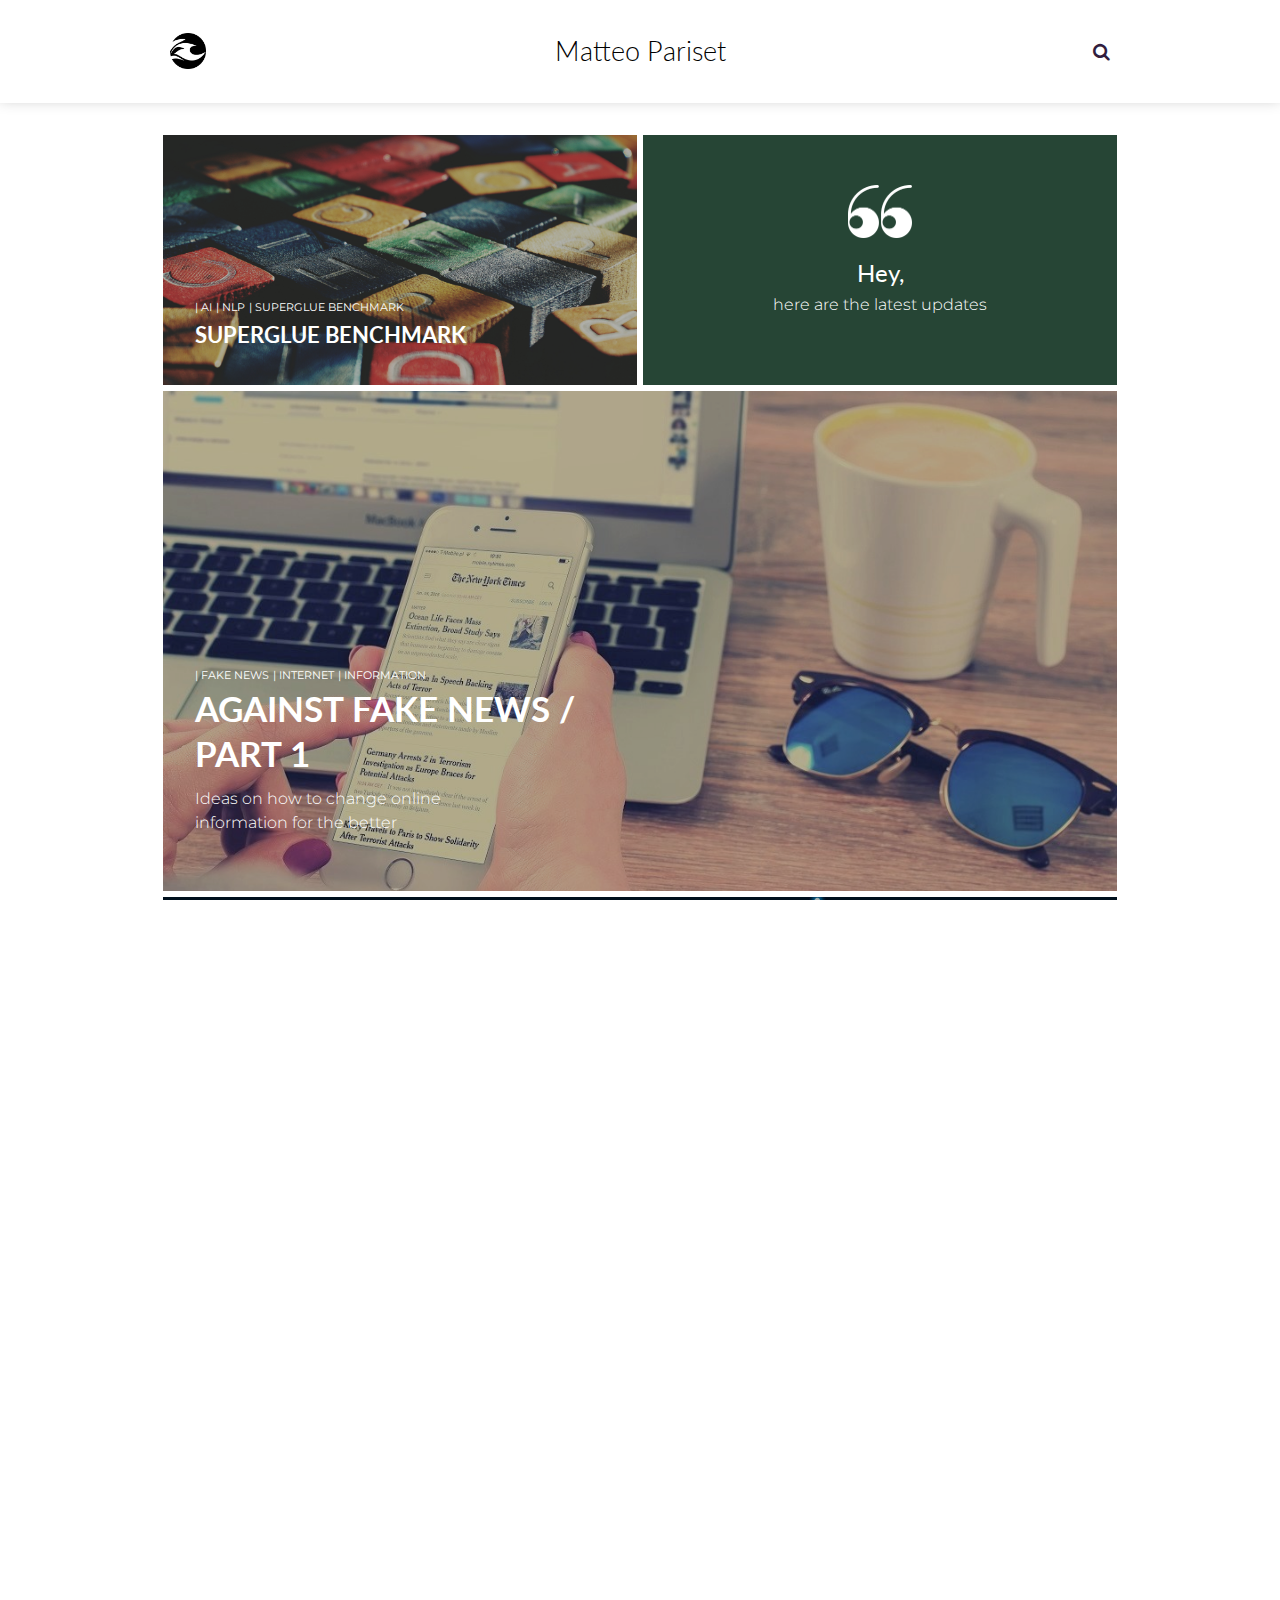
<file: index.html>
<!DOCTYPE html>
<html lang="en">
<head>
	<meta charset="utf-8">
	<title>Ideas & Projects | Matteo Pariset</title>
	<meta name="description" content="A nice collection of some of my ideas and projects">
	<meta http-equiv="X-UA-Compatible" content="IE=edge">
	<meta name="viewport" content="width=device-width, initial-scale=1, maximum-scale=1">
	<meta property="og:image" content="">
	<link rel="shortcut icon" href="/assets/img/favicon/favicon.ico" type="image/x-icon">
	<link rel="apple-touch-icon" href="/assets/img/favicon/apple-touch-icon.png">
	<link rel="apple-touch-icon" sizes="72x72" href="/assets/img/favicon/apple-touch-icon-72x72.png">
	<link rel="apple-touch-icon" sizes="114x114" href="/assets/img/favicon/apple-touch-icon-114x114.png">
	<script async src="https://www.googletagmanager.com/gtag/js?id=UA-134071847-1"></script>
<script>
  window.dataLayer = window.dataLayer || [];
  function gtag(){dataLayer.push(arguments);}
  gtag('js', new Date());

  gtag('config', 'UA-134071847-1');
</script>

	<!-- Chrome, Firefox OS and Opera -->
	<meta name="theme-color" content="#311e3e">
	<!-- Windows Phone -->
	<meta name="msapplication-navbutton-color" content="#311e3e">
	<!-- iOS Safari -->
	<meta name="apple-mobile-web-app-status-bar-style" content="#311e3e">
	<!-- Google Fonts -->
	<link href="https://fonts.googleapis.com/css?family=Montserrat:300,400,700" rel="stylesheet">
	<link href="https://fonts.googleapis.com/css?family=Lato:300,400,700" rel="stylesheet">
	<link href="https://fonts.googleapis.com/css?family=Oswald" rel="stylesheet">
	<!-- Font Awesome -->
	<link rel="stylesheet" href="/assets/fonts/font-awesome/css/font-awesome.min.css">
	<!-- Styles -->
	<link rel="stylesheet" href="/assets/css/main.css">
</head>

<body>
  <div class="flex-container">
  <header class="main-header">
  <div class="wrapper">
    <div class="header-flex">
      <div class="menu-icon-container">
        <span class="menu-icon"><img src="/assets/img/logo.png" class="menu-icon-logo"></span>
      </div>
      <nav class="main-nav">
        <span class="menu-icon-close"><i class="fa fa-times" aria-hidden="true"></i></span>
        <ul>
          <li><a href="/">Home</a></li>
          <li><a href="/about">About</a></li>
        </ul>
      </nav>
      <p class="logo"><a href="/">Matteo Pariset</a></p>
      <div class="search-icon-container">
        <span class="search-icon"><a><i class="fa fa-search" aria-hidden="true"></i></a></span>
      </div>
    </div>
  </div>
</header> <!-- End Header -->

  <div class="content wrapper">
    <ol class="post-card-box clearfix">
  
  
  
  <li class="banner small-banner">
  
  
	
    <div class="post-card">
		
		<a href="/superglue/" class="post-card-image normal-card" style="background-image: url( /assets/img/letters-wall.jpg )">
		
		</a>

		
		<div class="post-card-body normal-body">
		
			
			<a href="/tags#AI" class="tag">|&#32;AI</a>
			
			<a href="/tags#NLP" class="tag">|&#32;NLP</a>
			
			<a href="/tags#SuperGLUE Benchmark" class="tag">|&#32;SuperGLUE Benchmark</a>
			
			<a href="/superglue/" class="post-card-link"><h3 class="post-card-title">SuperGLUE Benchmark</h3></a>
			
		</div>

    </div>
	
	
  </li>
  
  
  
  <li class="banner small-banner">
  
  
	
	<div class="post-card">
		
		<a class="post-card-image normal-card" style="background-color: rgb(55, 99, 76);"></a>
		<div class="post-card-virtual">
			<img class="banner-icon" src="/assets/img/left-eyes.png" style="width: 4em;"/>
			<h2 class="light">Hey,</h2>
			<h4 class="light">here are the latest updates</h4>
		</div>
	</div>
	
	
  </li>
  
  
  
  <li class="banner big-banner">
  
  
	
    <div class="post-card">
		
		<a href="/fake-news-pt1/" class="post-card-image huge-card" style="background-image: url( /assets/img/newspaper-digital-light.jpg )">
		
		</a>

		
		<div class="post-card-body huge-body">
		
			
			<a href="/tags#Fake news" class="tag">|&#32;Fake news</a>
			
			<a href="/tags#Internet" class="tag">|&#32;Internet</a>
			
			<a href="/tags#Information" class="tag">|&#32;Information</a>
			
			<a href="/fake-news-pt1/" class="post-card-link"><h3 class="post-card-title">Against Fake News / part 1</h3></a>
			
			<a href="/fake-news-pt1/" class="huge-card-description"><p class="huge-card-text">Ideas on how to change online <br>information for the better</p></a>
			
		</div>

    </div>
	
	
  </li>
  
  
  
  <li class="banner big-banner">
  
  
	
    <div class="post-card">
		
		<a href="/intro-back-propagation/" class="post-card-image huge-card" style="background-image: url( /assets/img/ai-wall.jpg )">
		
		</a>

		
		<div class="post-card-body huge-body">
		
			
			<a href="/tags#AI" class="tag">|&#32;AI</a>
			
			<a href="/tags#Neural Networks" class="tag">|&#32;Neural Networks</a>
			
			<a href="/intro-back-propagation/" class="post-card-link"><h3 class="post-card-title">Learning Algorithms</h3></a>
			
			<a href="/intro-back-propagation/" class="huge-card-description"><p class="huge-card-text">How computers learn, an introduction to mathematical models of the mind</p></a>
			
		</div>

    </div>
	
	
  </li>
  
  
  
  <li class="banner small-banner">
  
  
	
	<div class="post-card">
		
		<a class="post-card-image normal-card" style="background-color: rgb(125, 10, 16);;"></a>
		<div class="post-card-virtual">
			
			<h2 class="light"></h2>
			<h4 class="light"></h4>
		</div>
	</div>
	
	
  </li>
  
  
  
  <li class="banner small-banner">
  
  
	
    <div class="post-card">
		
		<a href="/image-composer/" class="post-card-image normal-card" style="background-image: url( /assets/img/img-comp-wall.jpg )">
		
		</a>

		
		<div class="post-card-body normal-body">
		
			
			<a href="/tags#LabView" class="tag">|&#32;LabView</a>
			
			<a href="/tags#VI" class="tag">|&#32;VI</a>
			
			<a href="/tags#Image processing" class="tag">|&#32;Image processing</a>
			
			<a href="/image-composer/" class="post-card-link"><h3 class="post-card-title">LabVIEW Image Composer</h3></a>
			
		</div>

    </div>
	
	
  </li>
  
</ol>

  <div class="search-box">
  <div class="wrapper">
    <div class="search-grid">
      <form class="search-form">
        <div id="search-container">
          <input type="text" id="search-input" class="search" placeholder="Search">
        </div>
      </form>
      <ul id="results-container" class="results-search"></ul>
      <div class="icon-close-container">
        <span class="search-icon-close"><i class="fa fa-times" aria-hidden="true"></i></span>
      </div>
    </div>
  </div>
</div>

  <div class="pagination clearfix">
  
  
</div>

  </div> <!-- End Wrapper -->
  <footer class="main-footer">
  <div class="copyright">
    <p>2020 &copy; Matteo Pariset</p>
  </div>
</footer> <!-- End Footer -->

</div>

  <!-- JS -->
<script src="/assets/js/jquery-3.2.1.min.js"></script>
<script src="/assets/js/jekyll-search.js"></script>
<script>
  SimpleJekyllSearch({
    searchInput: document.getElementById('search-input'),
    resultsContainer: document.getElementById('results-container'),
    json: '/search.json',
    searchResultTemplate: '<li><a href="{url}" title="{desc}">{title}</a></li>',
    noResultsText: 'No results found',
    fuzzy: false,
    exclude: ['Welcome']
  });
</script>
<script src="/assets/js/main.js"></script>

</body>
</html>
</file>
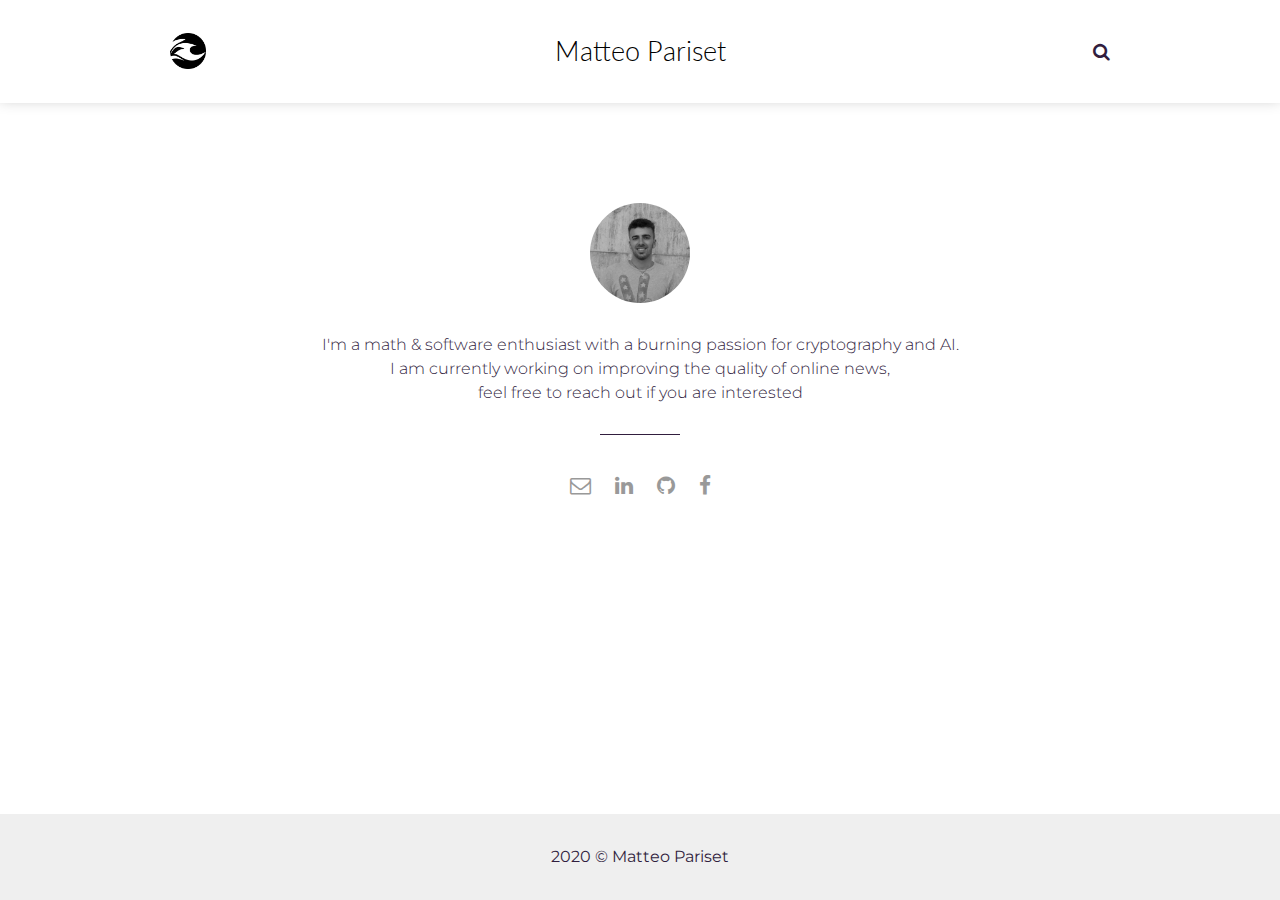
<file: about/index.html>
<!DOCTYPE html>
<html lang="en">
<head>
	<meta charset="utf-8">
	<title>About - Ideas & Projects | Matteo Pariset</title>
	<meta name="description" content="A nice collection of some of my ideas and projects">
	<meta http-equiv="X-UA-Compatible" content="IE=edge">
	<meta name="viewport" content="width=device-width, initial-scale=1, maximum-scale=1">
	<meta property="og:image" content="">
	<link rel="shortcut icon" href="/assets/img/favicon/favicon.ico" type="image/x-icon">
	<link rel="apple-touch-icon" href="/assets/img/favicon/apple-touch-icon.png">
	<link rel="apple-touch-icon" sizes="72x72" href="/assets/img/favicon/apple-touch-icon-72x72.png">
	<link rel="apple-touch-icon" sizes="114x114" href="/assets/img/favicon/apple-touch-icon-114x114.png">
	<script async src="https://www.googletagmanager.com/gtag/js?id=UA-134071847-1"></script>
<script>
  window.dataLayer = window.dataLayer || [];
  function gtag(){dataLayer.push(arguments);}
  gtag('js', new Date());

  gtag('config', 'UA-134071847-1');
</script>

	<!-- Chrome, Firefox OS and Opera -->
	<meta name="theme-color" content="#311e3e">
	<!-- Windows Phone -->
	<meta name="msapplication-navbutton-color" content="#311e3e">
	<!-- iOS Safari -->
	<meta name="apple-mobile-web-app-status-bar-style" content="#311e3e">
	<!-- Google Fonts -->
	<link href="https://fonts.googleapis.com/css?family=Montserrat:300,400,700" rel="stylesheet">
	<link href="https://fonts.googleapis.com/css?family=Lato:300,400,700" rel="stylesheet">
	<link href="https://fonts.googleapis.com/css?family=Oswald" rel="stylesheet">
	<!-- Font Awesome -->
	<link rel="stylesheet" href="/assets/fonts/font-awesome/css/font-awesome.min.css">
	<!-- Styles -->
	<link rel="stylesheet" href="/assets/css/main.css">
</head>

<body>
  <div class="flex-container">
  <header class="main-header">
  <div class="wrapper">
    <div class="header-flex">
      <div class="menu-icon-container">
        <span class="menu-icon"><img src="/assets/img/logo.png" class="menu-icon-logo"></span>
      </div>
      <nav class="main-nav">
        <span class="menu-icon-close"><i class="fa fa-times" aria-hidden="true"></i></span>
        <ul>
          <li><a href="/">Home</a></li>
          <li><a href="/about">About</a></li>
        </ul>
      </nav>
      <p class="logo"><a href="/">Matteo Pariset</a></p>
      <div class="search-icon-container">
        <span class="search-icon"><a><i class="fa fa-search" aria-hidden="true"></i></a></span>
      </div>
    </div>
  </div>
</header> <!-- End Header -->

  <div class="content wrapper">
    <div class="small-wrapper">
  <div class="about-container">
    <section class="about-header">
      <div class="author-image-container">
        <img src="/assets/img/my-face.jpg" alt="Matteo Pariset">
      </div>
      <p class="subtitle">I'm a math & software enthusiast with a burning passion for cryptography and AI. </br> I am currently working on improving the quality of online news,</br>feel free to reach out if you are interested</p>
    </section>
    <section class="about-body">
      <ul class="contact-list">
      
        <li class="email"><a href="mailto:matteopariset@gmail.com"><i class="fa fa-envelope-o"></i></a></li>
      

      

      

      
        <li class="linkedin"><a href="https://in.linkedin.com/in/matteo-pariset" target="_blank"><i class="fa fa-linkedin"></i></a></li>
      

      
        <li class="github"><a href="http://github.com/matteopariset" target="_blank"><i class="fa fa-github"></i></a></li>
      

      

      
        <li class="facebook"><a href="https://facebook.com/matteo.pariset" target="_blank"><i class="fa fa-facebook"></i></a></li>
      

      

      
      </ul>
    </section> <!-- End About Body-->
  </div> <!-- End About Container -->
</div> <!-- End Small Wrapper -->

  <div class="search-box">
  <div class="wrapper">
    <div class="search-grid">
      <form class="search-form">
        <div id="search-container">
          <input type="text" id="search-input" class="search" placeholder="Search">
        </div>
      </form>
      <ul id="results-container" class="results-search"></ul>
      <div class="icon-close-container">
        <span class="search-icon-close"><i class="fa fa-times" aria-hidden="true"></i></span>
      </div>
    </div>
  </div>
</div>

  <div class="pagination clearfix">
  
  
</div>

  </div> <!-- End Wrapper -->
  <footer class="main-footer">
  <div class="copyright">
    <p>2020 &copy; Matteo Pariset</p>
  </div>
</footer> <!-- End Footer -->

</div>

  <!-- JS -->
<script src="/assets/js/jquery-3.2.1.min.js"></script>
<script src="/assets/js/jekyll-search.js"></script>
<script>
  SimpleJekyllSearch({
    searchInput: document.getElementById('search-input'),
    resultsContainer: document.getElementById('results-container'),
    json: '/search.json',
    searchResultTemplate: '<li><a href="{url}" title="{desc}">{title}</a></li>',
    noResultsText: 'No results found',
    fuzzy: false,
    exclude: ['Welcome']
  });
</script>
<script src="/assets/js/main.js"></script>

</body>
</html>
</file>
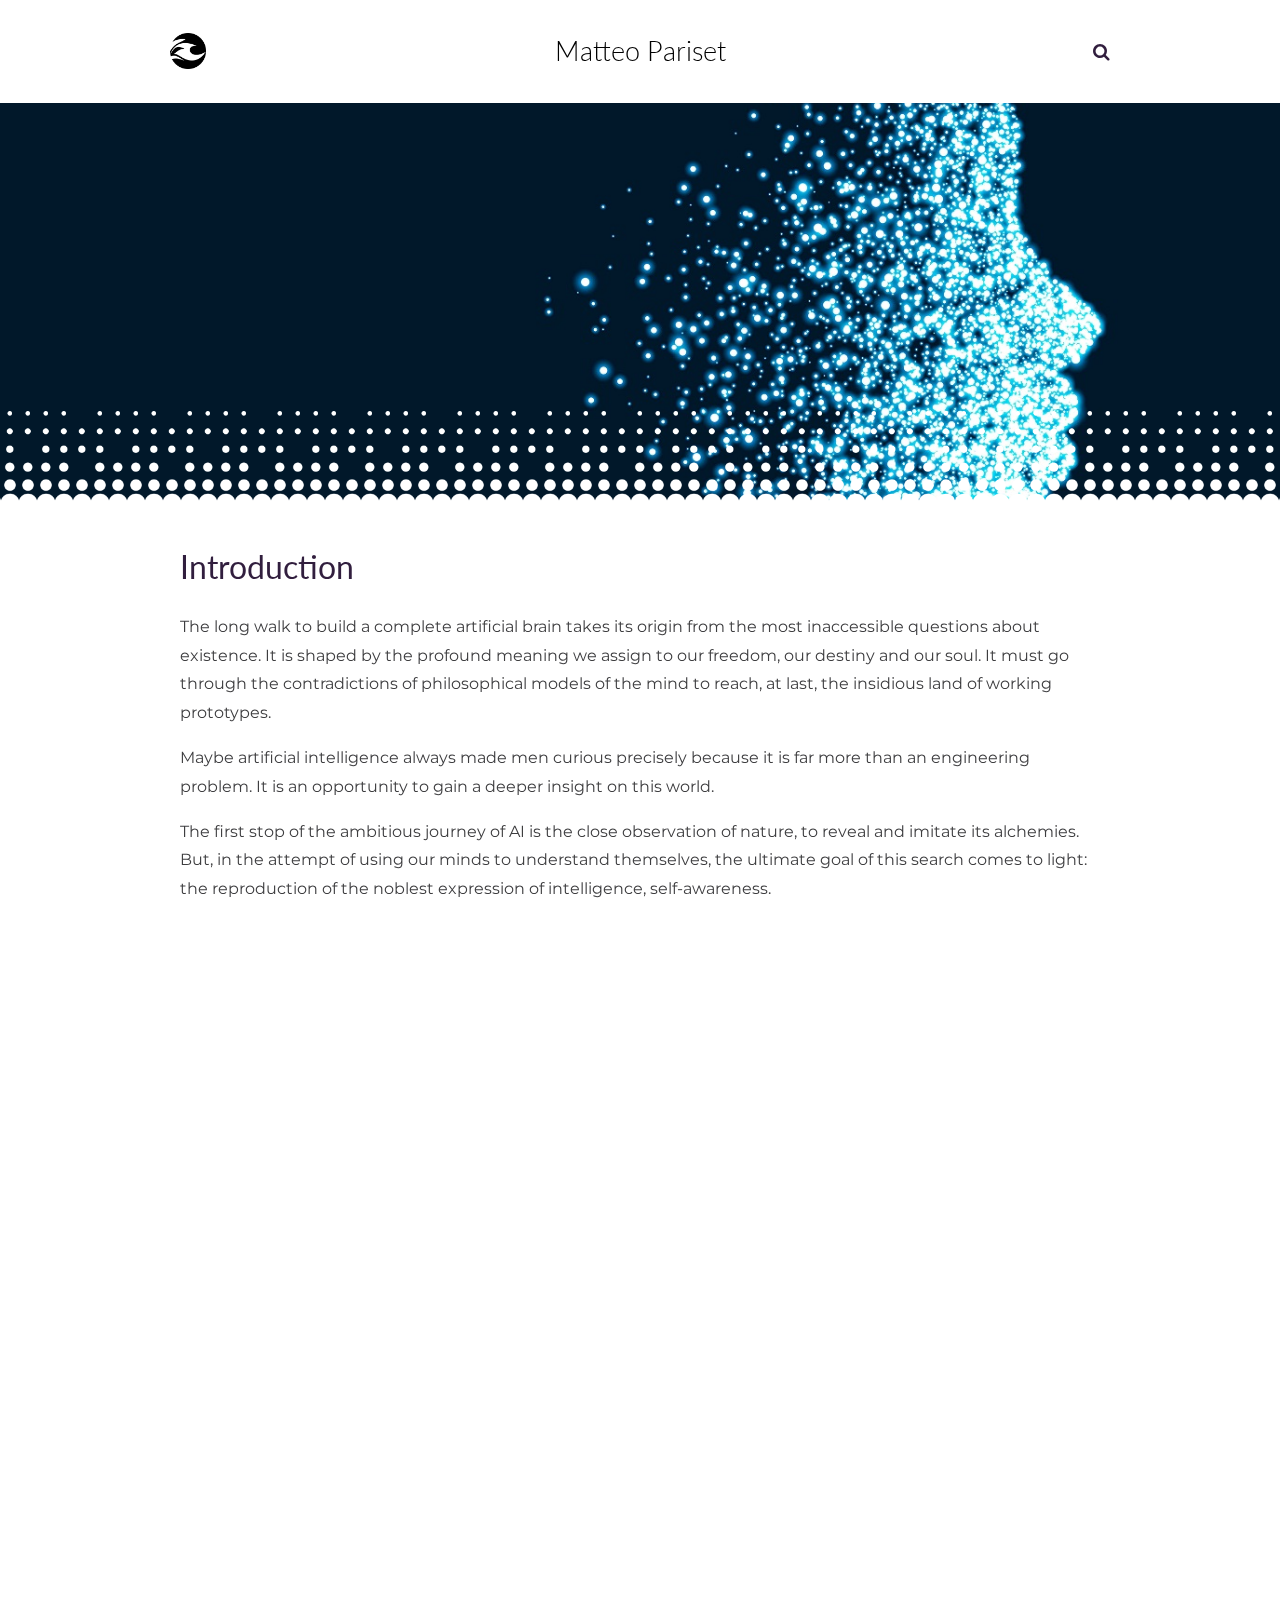
<file: artificial-intelligence/index.html>
<!DOCTYPE html>
<html lang="en">
<head>
	<meta charset="utf-8">
	<title>Artificial Intelligence - Ideas & Projects | Matteo Pariset</title>
	<meta name="description" content="How computers learn, an introduction to mathematical models of the mind">
	<meta http-equiv="X-UA-Compatible" content="IE=edge">
	<meta name="viewport" content="width=device-width, initial-scale=1, maximum-scale=1">
	<meta property="og:image" content="">
	<link rel="shortcut icon" href="/assets/img/favicon/favicon.ico" type="image/x-icon">
	<link rel="apple-touch-icon" href="/assets/img/favicon/apple-touch-icon.png">
	<link rel="apple-touch-icon" sizes="72x72" href="/assets/img/favicon/apple-touch-icon-72x72.png">
	<link rel="apple-touch-icon" sizes="114x114" href="/assets/img/favicon/apple-touch-icon-114x114.png">
	<script async src="https://www.googletagmanager.com/gtag/js?id=UA-134071847-1"></script>
<script>
  window.dataLayer = window.dataLayer || [];
  function gtag(){dataLayer.push(arguments);}
  gtag('js', new Date());

  gtag('config', 'UA-134071847-1');
</script>

	<!-- Chrome, Firefox OS and Opera -->
	<meta name="theme-color" content="#311e3e">
	<!-- Windows Phone -->
	<meta name="msapplication-navbutton-color" content="#311e3e">
	<!-- iOS Safari -->
	<meta name="apple-mobile-web-app-status-bar-style" content="#311e3e">
	<!-- Google Fonts -->
	<link href="https://fonts.googleapis.com/css?family=Montserrat:300,400,700" rel="stylesheet">
	<link href="https://fonts.googleapis.com/css?family=Lato:300,400,700" rel="stylesheet">
	<link href="https://fonts.googleapis.com/css?family=Oswald" rel="stylesheet">
	<!-- Font Awesome -->
	<link rel="stylesheet" href="/assets/fonts/font-awesome/css/font-awesome.min.css">
	<!-- Styles -->
	<link rel="stylesheet" href="/assets/css/main.css">
</head>

<body>
  <div class="flex-container">
  <header class="main-header">
  <div class="wrapper">
    <div class="header-flex">
      <div class="menu-icon-container">
        <span class="menu-icon"><img src="/assets/img/logo.png" class="menu-icon-logo"></span>
      </div>
      <nav class="main-nav">
        <span class="menu-icon-close"><i class="fa fa-times" aria-hidden="true"></i></span>
        <ul>
          <li><a href="/">Home</a></li>
          <li><a href="/about">About</a></li>
        </ul>
      </nav>
      <p class="logo"><a href="/">Matteo Pariset</a></p>
      <div class="search-icon-container">
        <span class="search-icon"><a><i class="fa fa-search" aria-hidden="true"></i></a></span>
      </div>
    </div>
  </div>
</header> <!-- End Header -->

  <article class="article-page">
    <div class="page-image">
      <div class="cover-image-fading" style="background: url(/assets/img/fading.png) bottom repeat-x; background-size: 90px;"></div>
      <div class="cover-image" style="background: url(/assets/img/ai-wall.jpg) center no-repeat; background-size: cover;"></div>
    </div>
    <div class="wrapper">
      <div class="page-content">
        <div class="header-page">
          <div class="header-background"></div>
          <h1 class="page-title">Artificial Intelligence</h1>
          <div class="page-date">How computers learn, an introduction to mathematical models of the mind</div>
        </div>
        <h1 id="introduction">Introduction</h1>

<p>The long walk to build a complete artificial brain takes its origin from the most inaccessible questions about existence. It is shaped by the profound meaning we assign to our freedom, our destiny and our soul. It must go through the contradictions of philosophical models of the mind to reach, at last, the insidious land of working prototypes.</p>

<p>Maybe artificial intelligence always made men curious precisely because it is far more than an engineering problem. It is an opportunity to gain a deeper insight on this world.</p>

<p>The first stop of the ambitious journey of AI is the close observation of nature, to reveal and imitate its alchemies. But, in the attempt of using our minds to understand themselves, the ultimate goal of this search comes to light: the reproduction of the noblest expression of intelligence, self-awareness.</p>

<p>We will describe some of theory behind the development of this exciting field. In the video below, an example of my AI software recognising letters.</p>

<div style="position: relative; padding-bottom: 56.25%; padding-top: 25px; height: 0;"><iframe src="https://www.youtube.com/embed/naxejsaj3UU?color=white&amp;theme=light" style="position: absolute; top: 0; left: 0; width: 100%; height: 100%;"></iframe></div>

<blockquote>
  <p>Gli esseri umani sono portati a riprodurre per capire e a capire per riprodurre. – <cite>Ernst Mach</cite></p>
</blockquote>

<h1 id="next">Next…</h1>
<h2 id="continue-to-read-this-article-online-or-download-the-full-paper-here">Continue to read this article <a href="/ai.html">online</a> or download the full paper <a href="https://matteopariset.github.io/res/papers/Neural_Networks.pdf">here</a></h2>

        <div class="page-footer">
          <div class="page-tag">
            <span>Tags:</span>
            
            <a href="/tags#AI" class="tag">| AI</a>
            
            <a href="/tags#Neural Networks" class="tag">| Neural Networks</a>
            
          </div><!-- End Tags -->
          <div class="page-share">
            <span>Share:</span>
            <a href="https://twitter.com/intent/tweet?text=Artificial Intelligence&url=https://matteopariset.github.io/artificial-intelligence/" title="Share on Twitter" rel="nofollow" target="_blank"><i class="fa fa-twitter" aria-hidden="true"></i></a>
            <a href="https://facebook.com/sharer.php?u=https://matteopariset.github.io/artificial-intelligence/" title="Share on Facebook" rel="nofollow" target="_blank"><i class="fa fa-facebook" aria-hidden="true"></i></a>
            <a href="https://plus.google.com/share?url=https://matteopariset.github.io/artificial-intelligence/" title="Share on Google+" rel="nofollow" target="_blank"><i class="fa fa-google" aria-hidden="true"></i></a>
          </div><!-- End Share -->
		  
		  <div class="page-copyright">
		    <span>Wallpaper Image by</span>
			<a href="https://www.freepik.com/free-vector/digital-particle-technology-face-for-artifiticial-intelligence-concept_1586193.htm">Starline</a>
		  </div>
		  
        </div>
        <section class="author-box">
  <img src="/assets/img/my-face.jpg" alt="Matteo Pariset" class="author-img">
  <div class="author-desc">
    <h2>Matteo Pariset</h2>
    <p>I'm a math & software enthusiast with a burning passion for cryptography and AI.</p>
    <ul>
      
        <li class="email"><a href="mailto:matteopariset@gmail.com"><i class="fa fa-envelope-o"></i></a></li>
      
      
      
      
    </ul>
  </div>
</section>

        <div class="recent-box">
  <h2 class="recent-title">Recent post</h2>
  <div class="recent-list">
    
      
		
			<a href="/fake-news-pt1/" class="recent-item" style="background: url(/assets/img/newspaper-digital-light.jpg) center no-repeat; background-size: cover;"><span>Against Fake News / part 1</span></a>
		
      
    
      
		
			<a href="/artificial-intelligence/" class="recent-item" style="background: url(/assets/img/ai-wall.jpg) center no-repeat; background-size: cover;"><span>Artificial Intelligence</span></a>
		
      
    
      
		
      
    
      
		
			<a href="/image-composer/" class="recent-item" style="background: url(/assets/img/img-comp-wall.jpg) center no-repeat; background-size: cover;"><span>LabVIEW Image Composer</span></a>
		
      
    
  </div>
</div> <!-- End Recent-Box -->

        <!-- include newsletter.html -->
        <section class="comment-area">
  <div class="comment-wrapper">
    
    <div id="disqus_thread" class="article-comments"></div>
    <script>
		var disqus_config = function () {
			this.page.url = page.title;
			this.page.identifier = page.title;
		};

      (function() {
          var d = document, s = d.createElement('script');
          s.src = '//matteopariset.disqus.com/embed.js';
          s.setAttribute('data-timestamp', +new Date());
          (d.head || d.body).appendChild(s);
      })();
    </script>
    <noscript>Please enable JavaScript to view the <a href="https://disqus.com/?ref_noscript">comments powered by Disqus.</a></noscript>
    
  </div>
</section> <!-- End Comment Area -->
      </div>
    </div> <!-- End Wrapper -->
  </article>
  <div class="search-box">
  <div class="wrapper">
    <div class="search-grid">
      <form class="search-form">
        <div id="search-container">
          <input type="text" id="search-input" class="search" placeholder="Search">
        </div>
      </form>
      <ul id="results-container" class="results-search"></ul>
      <div class="icon-close-container">
        <span class="search-icon-close"><i class="fa fa-times" aria-hidden="true"></i></span>
      </div>
    </div>
  </div>
</div>

  <footer class="main-footer">
  <div class="copyright">
    <p>2020 &copy; Matteo Pariset</p>
  </div>
</footer> <!-- End Footer -->

</div>

  <!-- JS -->
<script src="/assets/js/jquery-3.2.1.min.js"></script>
<script src="/assets/js/jekyll-search.js"></script>
<script>
  SimpleJekyllSearch({
    searchInput: document.getElementById('search-input'),
    resultsContainer: document.getElementById('results-container'),
    json: '/search.json',
    searchResultTemplate: '<li><a href="{url}" title="{desc}">{title}</a></li>',
    noResultsText: 'No results found',
    fuzzy: false,
    exclude: ['Welcome']
  });
</script>
<script src="/assets/js/main.js"></script>

</body>
</html>
</file>
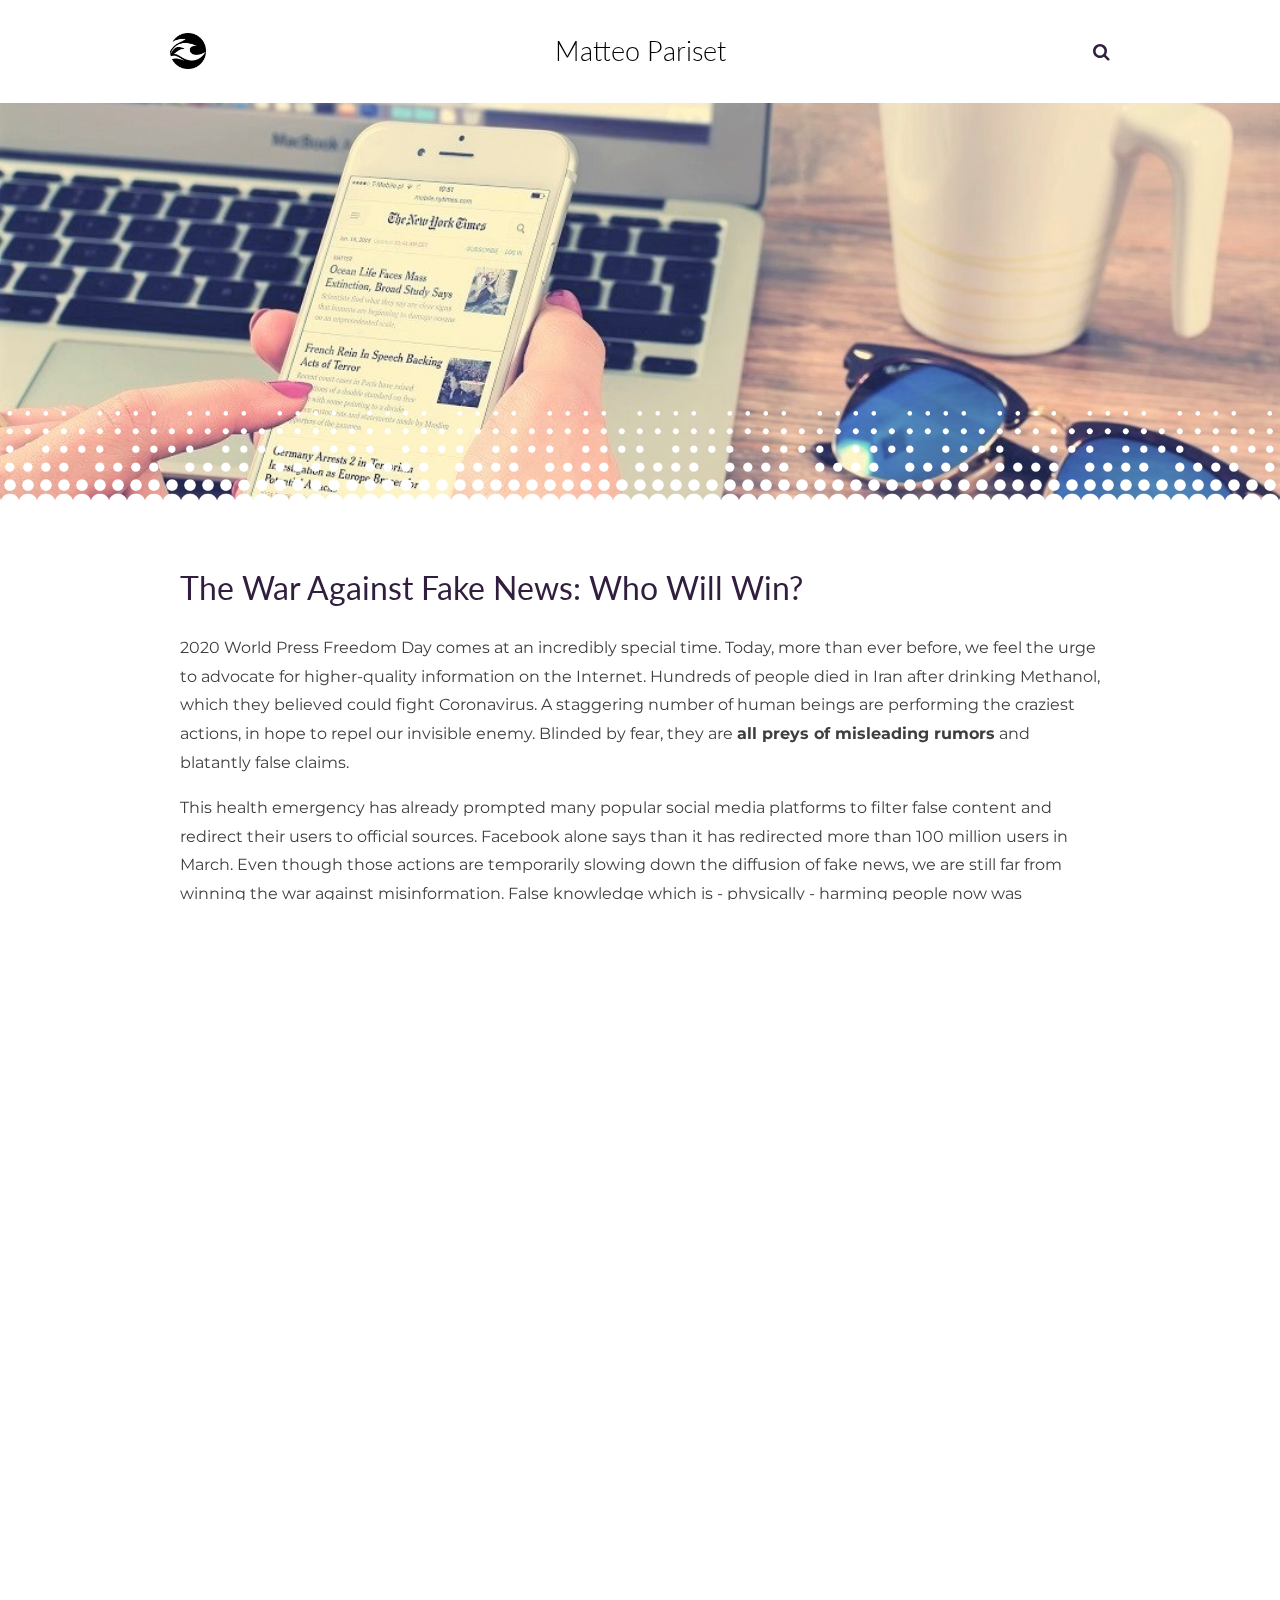
<file: fake-news-pt1/index.html>
<!DOCTYPE html>
<html lang="en">
<head>
	<meta charset="utf-8">
	<title>Against Fake News / part 1 - Ideas & Projects | Matteo Pariset</title>
	<meta name="description" content="Ideas on how to change online <br>information for the better">
	<meta http-equiv="X-UA-Compatible" content="IE=edge">
	<meta name="viewport" content="width=device-width, initial-scale=1, maximum-scale=1">
	<meta property="og:image" content="">
	<link rel="shortcut icon" href="/assets/img/favicon/favicon.ico" type="image/x-icon">
	<link rel="apple-touch-icon" href="/assets/img/favicon/apple-touch-icon.png">
	<link rel="apple-touch-icon" sizes="72x72" href="/assets/img/favicon/apple-touch-icon-72x72.png">
	<link rel="apple-touch-icon" sizes="114x114" href="/assets/img/favicon/apple-touch-icon-114x114.png">
	<script async src="https://www.googletagmanager.com/gtag/js?id=UA-134071847-1"></script>
<script>
  window.dataLayer = window.dataLayer || [];
  function gtag(){dataLayer.push(arguments);}
  gtag('js', new Date());

  gtag('config', 'UA-134071847-1');
</script>

	<!-- Chrome, Firefox OS and Opera -->
	<meta name="theme-color" content="#311e3e">
	<!-- Windows Phone -->
	<meta name="msapplication-navbutton-color" content="#311e3e">
	<!-- iOS Safari -->
	<meta name="apple-mobile-web-app-status-bar-style" content="#311e3e">
	<!-- Google Fonts -->
	<link href="https://fonts.googleapis.com/css?family=Montserrat:300,400,700" rel="stylesheet">
	<link href="https://fonts.googleapis.com/css?family=Lato:300,400,700" rel="stylesheet">
	<link href="https://fonts.googleapis.com/css?family=Oswald" rel="stylesheet">
	<!-- Font Awesome -->
	<link rel="stylesheet" href="/assets/fonts/font-awesome/css/font-awesome.min.css">
	<!-- Styles -->
	<link rel="stylesheet" href="/assets/css/main.css">
</head>

<body>
  <div class="flex-container">
  <header class="main-header">
  <div class="wrapper">
    <div class="header-flex">
      <div class="menu-icon-container">
        <span class="menu-icon"><img src="/assets/img/logo.png" class="menu-icon-logo"></span>
      </div>
      <nav class="main-nav">
        <span class="menu-icon-close"><i class="fa fa-times" aria-hidden="true"></i></span>
        <ul>
          <li><a href="/">Home</a></li>
          <li><a href="/about">About</a></li>
        </ul>
      </nav>
      <p class="logo"><a href="/">Matteo Pariset</a></p>
      <div class="search-icon-container">
        <span class="search-icon"><a><i class="fa fa-search" aria-hidden="true"></i></a></span>
      </div>
    </div>
  </div>
</header> <!-- End Header -->

  <article class="article-page">
    <div class="page-image">
      <div class="cover-image-fading" style="background: url(/assets/img/fading.png) bottom repeat-x; background-size: 90px;"></div>
      <div class="cover-image" style="background: url(/assets/img/newspaper-digital-light.jpg) center no-repeat; background-size: cover;"></div>
    </div>
    <div class="wrapper">
      <div class="page-content">
        <div class="header-page">
          <div class="header-background"></div>
          <h1 class="page-title">Against Fake News / part 1</h1>
          <div class="page-date">Ideas on how to change online <br>information for the better</div>
        </div>
        <h1 id="the-war-against-fake-news-who-will-win">The War Against Fake News: Who Will Win?</h1>

<p>2020 World Press Freedom Day comes at an incredibly special time. Today, more than ever before, we feel the urge to advocate for higher-quality information on the Internet. Hundreds of people died in Iran after drinking Methanol, which they believed could fight Coronavirus. A staggering number of human beings are performing the craziest actions, in hope to repel our invisible enemy. Blinded by fear, they are <strong>all preys of misleading rumors</strong> and blatantly false claims.</p>

<p>This health emergency has already prompted many popular social media platforms to filter false content and redirect their users to official sources. Facebook alone says than it has redirected more than 100 million users in March. Even though those actions are temporarily slowing down the diffusion of fake news, we are still far from winning the war against misinformation. False knowledge which is - physically - harming people now was cultivated over a longer period of time and is the product of well-organized communities that efficiently spread it. It is amplified by echo chambers, ranging from family WhatsApp groups to anti-vaxxers’ Facebook pages, and propagates <em>more easily than</em> Covid-19, according to WHO’s director, Dr Tedros Adhanom Ghebreyesus. Two months ago, he announced that <em>we are not just fighting a pandemic; we are fighting an <strong>infodemic</strong></em>.</p>

<p>The war against fake news started many years ago and, when Covid-19 is over (yes, despite appearances, one day that will happen), the infodemic will stay. The time has come to properly acknowledge its existence and think about how <strong>technology can end it</strong>.</p>

<h2 id="act-1-why-it-all-began">Act 1: Why it all began</h2>

<p>Before talking about the innovations that could stop the <em>infodemic</em>, we should look at its beginning. Fake news has been around since we invented writing, but its impact has massively increased over the last two decades. That’s mainly due to the birth of Internet, which represented a new, highly efficient propagation medium for bogus claims. People could communicate with an unprecedented easiness, barbecue lovers as well as conspiracy theorists could effortlessly create and grow their respective virtual communities.</p>

<p>Faced with this epochal change in the way contents were generated, the news industry has struggled to keep up. While other industries underwent major transformations to embrace the <em>digital revolution</em>, the news market followed a diﬀerent path. It stayed non-digital till recent times and still lacks innovations that couldbring it into the digital world. A clear example is given by online newspapers, which are mostly <strong>old-style newspapers</strong>, just delivered on your screen. These outdated tools cannot keep the pace of research in AI-driven content production, which has made increasingly harder to ensure photos and videos are authentic. After watching the video below, a distracted user could swear to have seen former US President Barack Obama delivering this unusual speech. Well, that speech was instead pronounced by Jordan Peele.</p>
<div style="position: relative; padding-bottom: 56.25%; padding-top: 25px; height: 0;"><iframe src="https://www.youtube.com/embed/cQ54GDm1eL0?color=white&amp;theme=light" style="position: absolute; top: 0; left: 0; width: 100%; height: 100%;"></iframe></div>
<p>More time and resources are required today to verify contents since those can be cheaply faked using the right softwares. Technology and, with it, the world around us evolve rapidly and journalists need to further specialize to be knowledgeable enough to write accurate articles. Instead, the loss of profits from the sale of paper copies has <strong>bankrupted many newspapers</strong>, and forced others to <strong>drastically reduce their workforce</strong>. As The Guardian put it, we have probably entered a <a href="https://www.theguardian.com/media/2017/apr/15/journalism-faces-a-crisis-worldwide-we-might-be-entering-a-new-dark-age">Dark Age of journalism</a>, dominated by a worldwide wave of mergers among ailing publishers. To worsen things, premium plans, required to unlock full access to contents, have redirected casual readers towards lower-quality websites, even more helpless against fake news.</p>

<p>Also, <strong>Internet users mostly play a negative role</strong> in this picture. The two most popular ways of accessing online news, social media and news aggregators, do nothing but accelerating, in their own ways, the decline of journalism. Social networks are purposefully designed to prioritize sensational and popular content and therefore do not work well with news. Multiple researches have shown that false contents, leveraging <strong>anger and fear</strong>, provoke much stronger emotional reactions than reliable information. Those contents are thus more likely to receive reactions and comments, which are interpreted by recommending algorithms as a sign of their relevance. As to news aggregators, they <strong>unfairly take advantage of the hard work of field reporters</strong>, by collecting articles from newspapers’ websites without financially supporting them.</p>

<p>By now, it should be clear that technology has played a major role in the crisis of journalism and Internet has so far eagerly helped to spread fake news, crafted both by ill-informed bloggers and state-funded criminals.
But, what can technology do to end this crisis?</p>

<h2 id="stay-tuned-up-next-part-2---how-can-technology-help">Stay tuned! Up next: PART 2 - <strong>How can technology help?</strong></h2>

        <div class="page-footer">
          <div class="page-tag">
            <span>Tags:</span>
            
            <a href="/tags#Fake news" class="tag">| Fake news</a>
            
            <a href="/tags#Internet" class="tag">| Internet</a>
            
            <a href="/tags#Information" class="tag">| Information</a>
            
          </div><!-- End Tags -->
          <div class="page-share">
            <span>Share:</span>
            <a href="https://twitter.com/intent/tweet?text=Against Fake News / part 1&url=https://matteopariset.github.io/fake-news-pt1/" title="Share on Twitter" rel="nofollow" target="_blank"><i class="fa fa-twitter" aria-hidden="true"></i></a>
            <a href="https://facebook.com/sharer.php?u=https://matteopariset.github.io/fake-news-pt1/" title="Share on Facebook" rel="nofollow" target="_blank"><i class="fa fa-facebook" aria-hidden="true"></i></a>
            <a href="https://plus.google.com/share?url=https://matteopariset.github.io/fake-news-pt1/" title="Share on Google+" rel="nofollow" target="_blank"><i class="fa fa-google" aria-hidden="true"></i></a>
          </div><!-- End Share -->
		  
		  <div class="page-copyright">
		    <span>Wallpaper Image by</span>
			<a href="https://stocksnap.io">Wilfred Iven</a>
		  </div>
		  
        </div>
        <section class="author-box">
  <img src="/assets/img/my-face.jpg" alt="Matteo Pariset" class="author-img">
  <div class="author-desc">
    <h2>Matteo Pariset</h2>
    <p>I'm a math & software enthusiast with a burning passion for cryptography and AI. </br> I am currently working on improving the quality of online news,</br>feel free to reach out if you are interested</p>
    <ul>
      
        <li class="email"><a href="mailto:matteopariset@gmail.com"><i class="fa fa-envelope-o"></i></a></li>
      
      
      
      
    </ul>
  </div>
</section>

        <div class="recent-box">
  <h2 class="recent-title">Recent post</h2>
  <div class="recent-list">
    
      
		
			<a href="/superglue/" class="recent-item" style="background: url(/assets/img/letters-wall.jpg) center no-repeat; background-size: cover;"><span>SuperGLUE Benchmark</span></a>
		
      
    
      
		
      
    
      
		
			<a href="/fake-news-pt1/" class="recent-item" style="background: url(/assets/img/newspaper-digital-light.jpg) center no-repeat; background-size: cover;"><span>Against Fake News / part 1</span></a>
		
      
    
      
		
			<a href="/intro-back-propagation/" class="recent-item" style="background: url(/assets/img/ai-wall.jpg) center no-repeat; background-size: cover;"><span>Learning Algorithms</span></a>
		
      
    
  </div>
</div> <!-- End Recent-Box -->

        <!-- include newsletter.html -->
        <section class="comment-area">
  <div class="comment-wrapper">
    
    <div id="disqus_thread" class="article-comments"></div>
    <script>
		var disqus_config = function () {
			this.page.url = page.title;
			this.page.identifier = page.title;
		};

      (function() {
          var d = document, s = d.createElement('script');
          s.src = '//matteopariset.disqus.com/embed.js';
          s.setAttribute('data-timestamp', +new Date());
          (d.head || d.body).appendChild(s);
      })();
    </script>
    <noscript>Please enable JavaScript to view the <a href="https://disqus.com/?ref_noscript">comments powered by Disqus.</a></noscript>
    
  </div>
</section> <!-- End Comment Area -->
      </div>
    </div> <!-- End Wrapper -->
  </article>
  <div class="search-box">
  <div class="wrapper">
    <div class="search-grid">
      <form class="search-form">
        <div id="search-container">
          <input type="text" id="search-input" class="search" placeholder="Search">
        </div>
      </form>
      <ul id="results-container" class="results-search"></ul>
      <div class="icon-close-container">
        <span class="search-icon-close"><i class="fa fa-times" aria-hidden="true"></i></span>
      </div>
    </div>
  </div>
</div>

  <footer class="main-footer">
  <div class="copyright">
    <p>2020 &copy; Matteo Pariset</p>
  </div>
</footer> <!-- End Footer -->

</div>

  <!-- JS -->
<script src="/assets/js/jquery-3.2.1.min.js"></script>
<script src="/assets/js/jekyll-search.js"></script>
<script>
  SimpleJekyllSearch({
    searchInput: document.getElementById('search-input'),
    resultsContainer: document.getElementById('results-container'),
    json: '/search.json',
    searchResultTemplate: '<li><a href="{url}" title="{desc}">{title}</a></li>',
    noResultsText: 'No results found',
    fuzzy: false,
    exclude: ['Welcome']
  });
</script>
<script src="/assets/js/main.js"></script>

</body>
</html>
</file>
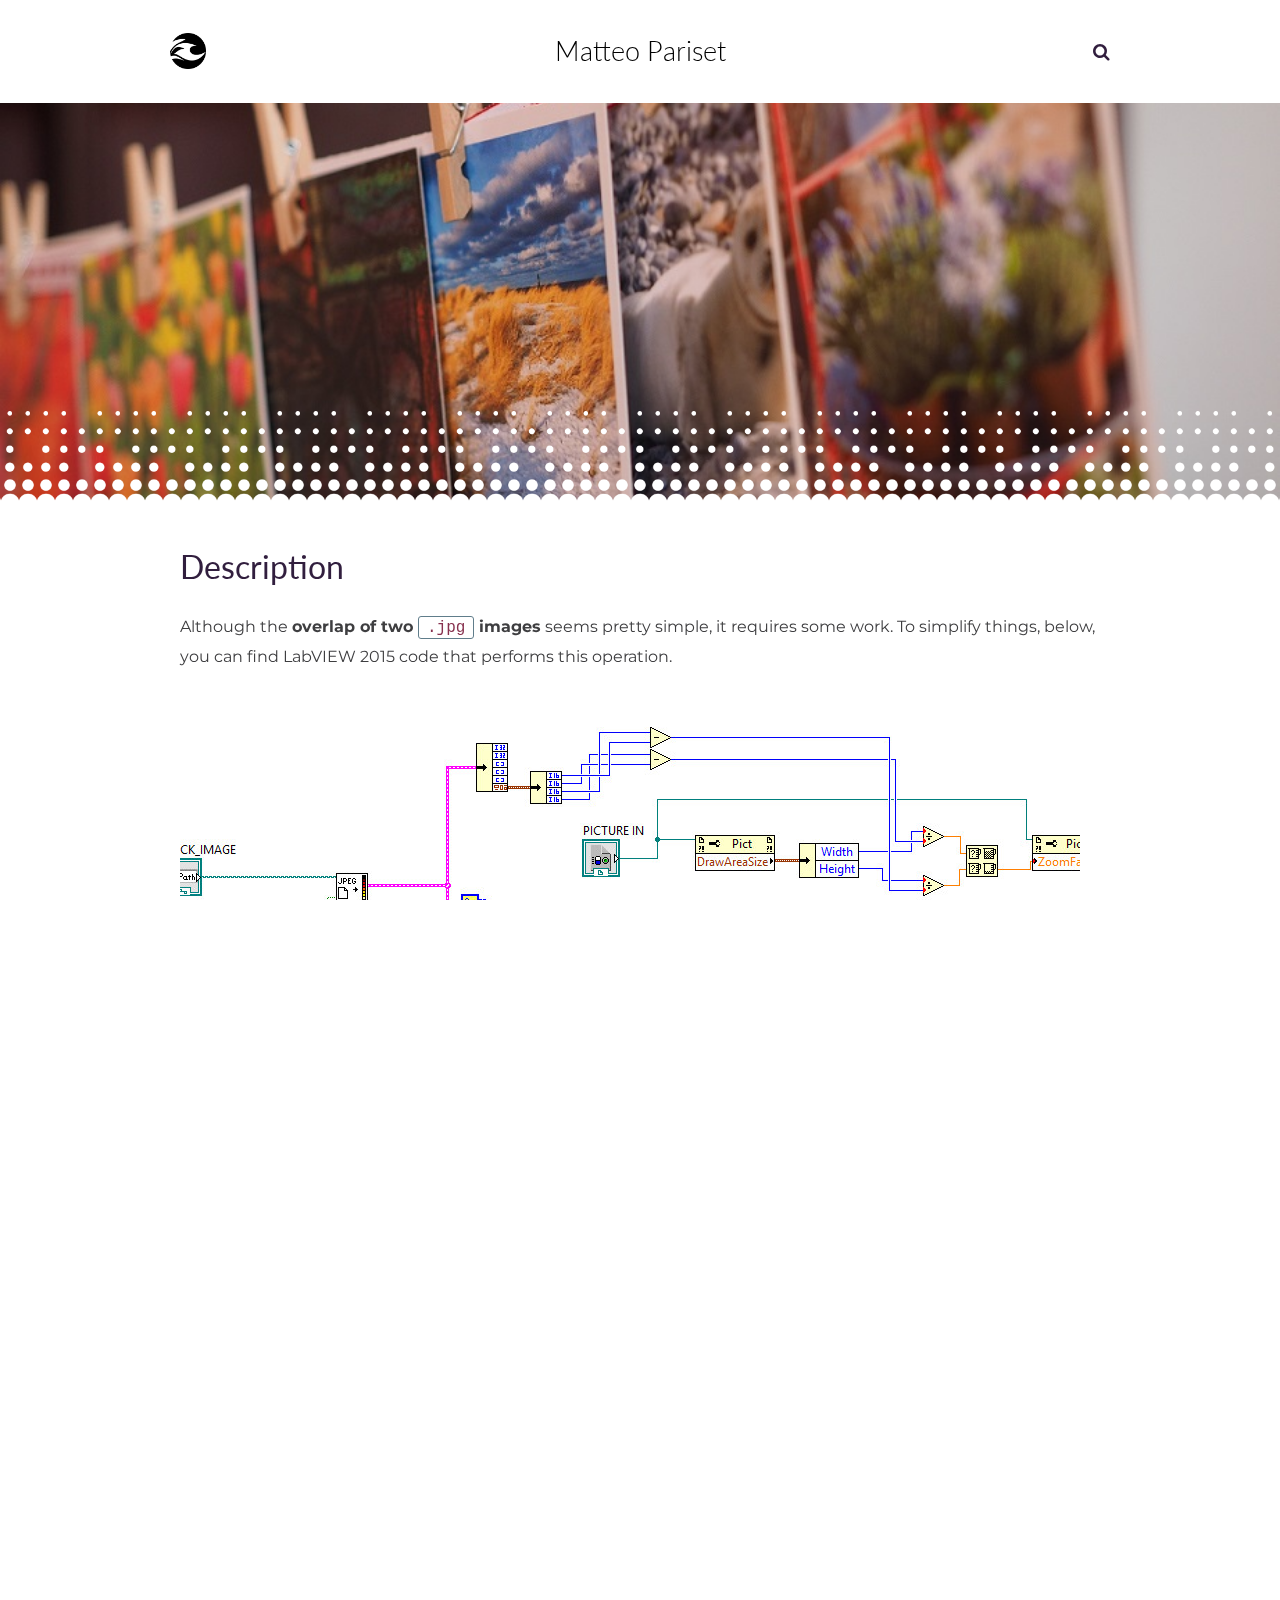
<file: image-composer/index.html>
<!DOCTYPE html>
<html lang="en">
<head>
	<meta charset="utf-8">
	<title>LabVIEW Image Composer - Ideas & Projects | Matteo Pariset</title>
	<meta name="description" content="Simple, parametrized VI to overlap jpg images">
	<meta http-equiv="X-UA-Compatible" content="IE=edge">
	<meta name="viewport" content="width=device-width, initial-scale=1, maximum-scale=1">
	<meta property="og:image" content="">
	<link rel="shortcut icon" href="/assets/img/favicon/favicon.ico" type="image/x-icon">
	<link rel="apple-touch-icon" href="/assets/img/favicon/apple-touch-icon.png">
	<link rel="apple-touch-icon" sizes="72x72" href="/assets/img/favicon/apple-touch-icon-72x72.png">
	<link rel="apple-touch-icon" sizes="114x114" href="/assets/img/favicon/apple-touch-icon-114x114.png">
	<script async src="https://www.googletagmanager.com/gtag/js?id=UA-134071847-1"></script>
<script>
  window.dataLayer = window.dataLayer || [];
  function gtag(){dataLayer.push(arguments);}
  gtag('js', new Date());

  gtag('config', 'UA-134071847-1');
</script>

	<!-- Chrome, Firefox OS and Opera -->
	<meta name="theme-color" content="#311e3e">
	<!-- Windows Phone -->
	<meta name="msapplication-navbutton-color" content="#311e3e">
	<!-- iOS Safari -->
	<meta name="apple-mobile-web-app-status-bar-style" content="#311e3e">
	<!-- Google Fonts -->
	<link href="https://fonts.googleapis.com/css?family=Montserrat:300,400,700" rel="stylesheet">
	<link href="https://fonts.googleapis.com/css?family=Lato:300,400,700" rel="stylesheet">
	<link href="https://fonts.googleapis.com/css?family=Oswald" rel="stylesheet">
	<!-- Font Awesome -->
	<link rel="stylesheet" href="/assets/fonts/font-awesome/css/font-awesome.min.css">
	<!-- Styles -->
	<link rel="stylesheet" href="/assets/css/main.css">
</head>

<body>
  <div class="flex-container">
  <header class="main-header">
  <div class="wrapper">
    <div class="header-flex">
      <div class="menu-icon-container">
        <span class="menu-icon"><img src="/assets/img/logo.png" class="menu-icon-logo"></span>
      </div>
      <nav class="main-nav">
        <span class="menu-icon-close"><i class="fa fa-times" aria-hidden="true"></i></span>
        <ul>
          <li><a href="/">Home</a></li>
          <li><a href="/about">About</a></li>
        </ul>
      </nav>
      <p class="logo"><a href="/">Matteo Pariset</a></p>
      <div class="search-icon-container">
        <span class="search-icon"><a><i class="fa fa-search" aria-hidden="true"></i></a></span>
      </div>
    </div>
  </div>
</header> <!-- End Header -->

  <article class="article-page">
    <div class="page-image">
      <div class="cover-image-fading" style="background: url(/assets/img/fading.png) bottom repeat-x; background-size: 90px;"></div>
      <div class="cover-image" style="background: url(/assets/img/img-comp-wall.jpg) center no-repeat; background-size: cover;"></div>
    </div>
    <div class="wrapper">
      <div class="page-content">
        <div class="header-page">
          <div class="header-background"></div>
          <h1 class="page-title">LabVIEW Image Composer</h1>
          <div class="page-date">Simple, parametrized VI to overlap jpg images</div>
        </div>
        <h1 id="description">Description</h1>

<p>Although the <strong>overlap of two <code class="highlighter-rouge">.jpg</code> images</strong> seems pretty simple, it requires some work. To simplify things, below, you can find LabVIEW 2015 code that performs this operation.</p>

<p><img src="/assets/img/img-comp.jpg" alt="Yosh Ginsu" /></p>

<h1 id="parameters">Parameters</h1>

<table>
  <thead>
    <tr>
      <th>Parameter</th>
      <th> </th>
      <th>Type</th>
      <th> </th>
      <th>Description</th>
    </tr>
  </thead>
  <tbody>
    <tr>
      <td>BACK_IMAGE</td>
      <td> </td>
      <td><code class="highlighter-rouge">PATH</code></td>
      <td> </td>
      <td>The path to background image</td>
    </tr>
    <tr>
      <td>FORE_IMAGE</td>
      <td> </td>
      <td><code class="highlighter-rouge">PATH</code></td>
      <td> </td>
      <td>The path to foreground image</td>
    </tr>
    <tr>
      <td>WIDTH</td>
      <td> </td>
      <td><code class="highlighter-rouge">INT</code></td>
      <td> </td>
      <td>The desired width (in pixels) of the foreground image</td>
    </tr>
    <tr>
      <td>HEIGHT</td>
      <td> </td>
      <td><code class="highlighter-rouge">INT</code></td>
      <td> </td>
      <td>The desired height (in pixels) of the foreground image</td>
    </tr>
    <tr>
      <td>X</td>
      <td> </td>
      <td><code class="highlighter-rouge">INT</code></td>
      <td> </td>
      <td>The x-distance (in pixels) of the foreground from the top-left corner of the background</td>
    </tr>
    <tr>
      <td>Y</td>
      <td> </td>
      <td><code class="highlighter-rouge">INT</code></td>
      <td> </td>
      <td>The y-distance (in pixels) of the foreground from the top-left corner of the background</td>
    </tr>
    <tr>
      <td>PICTURE_IN</td>
      <td> </td>
      <td><code class="highlighter-rouge">PICTURE</code></td>
      <td> </td>
      <td>The picture box displaying the preview</td>
    </tr>
    <tr>
      <td>SAVE</td>
      <td> </td>
      <td><code class="highlighter-rouge">BOOLEAN</code></td>
      <td> </td>
      <td><strong>true</strong> to save the result in the directory of the foreground image as <em>COMBINED.jpg</em>; <strong>false</strong> to only display the preview</td>
    </tr>
  </tbody>
</table>

<h1 id="download">Download</h1>

<p>Download the <strong>LabVIEW VI</strong> from <a href="/res/soft/ImageComposer.vi"><strong>here</strong></a>.</p>

        <div class="page-footer">
          <div class="page-tag">
            <span>Tags:</span>
            
            <a href="/tags#LabView" class="tag">| LabView</a>
            
            <a href="/tags#VI" class="tag">| VI</a>
            
            <a href="/tags#Image processing" class="tag">| Image processing</a>
            
          </div><!-- End Tags -->
          <div class="page-share">
            <span>Share:</span>
            <a href="https://twitter.com/intent/tweet?text=LabVIEW Image Composer&url=https://matteopariset.github.io/image-composer/" title="Share on Twitter" rel="nofollow" target="_blank"><i class="fa fa-twitter" aria-hidden="true"></i></a>
            <a href="https://facebook.com/sharer.php?u=https://matteopariset.github.io/image-composer/" title="Share on Facebook" rel="nofollow" target="_blank"><i class="fa fa-facebook" aria-hidden="true"></i></a>
            <a href="https://plus.google.com/share?url=https://matteopariset.github.io/image-composer/" title="Share on Google+" rel="nofollow" target="_blank"><i class="fa fa-google" aria-hidden="true"></i></a>
          </div><!-- End Share -->
		  
        </div>
        <section class="author-box">
  <img src="/assets/img/my-face.jpg" alt="Matteo Pariset" class="author-img">
  <div class="author-desc">
    <h2>Matteo Pariset</h2>
    <p>I'm a math & software enthusiast with a burning passion for cryptography and AI. </br> I am currently working on improving the quality of online news,</br>feel free to reach out if you are interested</p>
    <ul>
      
        <li class="email"><a href="mailto:matteopariset@gmail.com"><i class="fa fa-envelope-o"></i></a></li>
      
      
      
      
    </ul>
  </div>
</section>

        <div class="recent-box">
  <h2 class="recent-title">Recent post</h2>
  <div class="recent-list">
    
      
		
			<a href="/superglue/" class="recent-item" style="background: url(/assets/img/letters-wall.jpg) center no-repeat; background-size: cover;"><span>SuperGLUE Benchmark</span></a>
		
      
    
      
		
      
    
      
		
			<a href="/fake-news-pt1/" class="recent-item" style="background: url(/assets/img/newspaper-digital-light.jpg) center no-repeat; background-size: cover;"><span>Against Fake News / part 1</span></a>
		
      
    
      
		
			<a href="/intro-back-propagation/" class="recent-item" style="background: url(/assets/img/ai-wall.jpg) center no-repeat; background-size: cover;"><span>Learning Algorithms</span></a>
		
      
    
  </div>
</div> <!-- End Recent-Box -->

        <!-- include newsletter.html -->
        <section class="comment-area">
  <div class="comment-wrapper">
    
    <div id="disqus_thread" class="article-comments"></div>
    <script>
		var disqus_config = function () {
			this.page.url = page.title;
			this.page.identifier = page.title;
		};

      (function() {
          var d = document, s = d.createElement('script');
          s.src = '//matteopariset.disqus.com/embed.js';
          s.setAttribute('data-timestamp', +new Date());
          (d.head || d.body).appendChild(s);
      })();
    </script>
    <noscript>Please enable JavaScript to view the <a href="https://disqus.com/?ref_noscript">comments powered by Disqus.</a></noscript>
    
  </div>
</section> <!-- End Comment Area -->
      </div>
    </div> <!-- End Wrapper -->
  </article>
  <div class="search-box">
  <div class="wrapper">
    <div class="search-grid">
      <form class="search-form">
        <div id="search-container">
          <input type="text" id="search-input" class="search" placeholder="Search">
        </div>
      </form>
      <ul id="results-container" class="results-search"></ul>
      <div class="icon-close-container">
        <span class="search-icon-close"><i class="fa fa-times" aria-hidden="true"></i></span>
      </div>
    </div>
  </div>
</div>

  <footer class="main-footer">
  <div class="copyright">
    <p>2020 &copy; Matteo Pariset</p>
  </div>
</footer> <!-- End Footer -->

</div>

  <!-- JS -->
<script src="/assets/js/jquery-3.2.1.min.js"></script>
<script src="/assets/js/jekyll-search.js"></script>
<script>
  SimpleJekyllSearch({
    searchInput: document.getElementById('search-input'),
    resultsContainer: document.getElementById('results-container'),
    json: '/search.json',
    searchResultTemplate: '<li><a href="{url}" title="{desc}">{title}</a></li>',
    noResultsText: 'No results found',
    fuzzy: false,
    exclude: ['Welcome']
  });
</script>
<script src="/assets/js/main.js"></script>

</body>
</html>
</file>
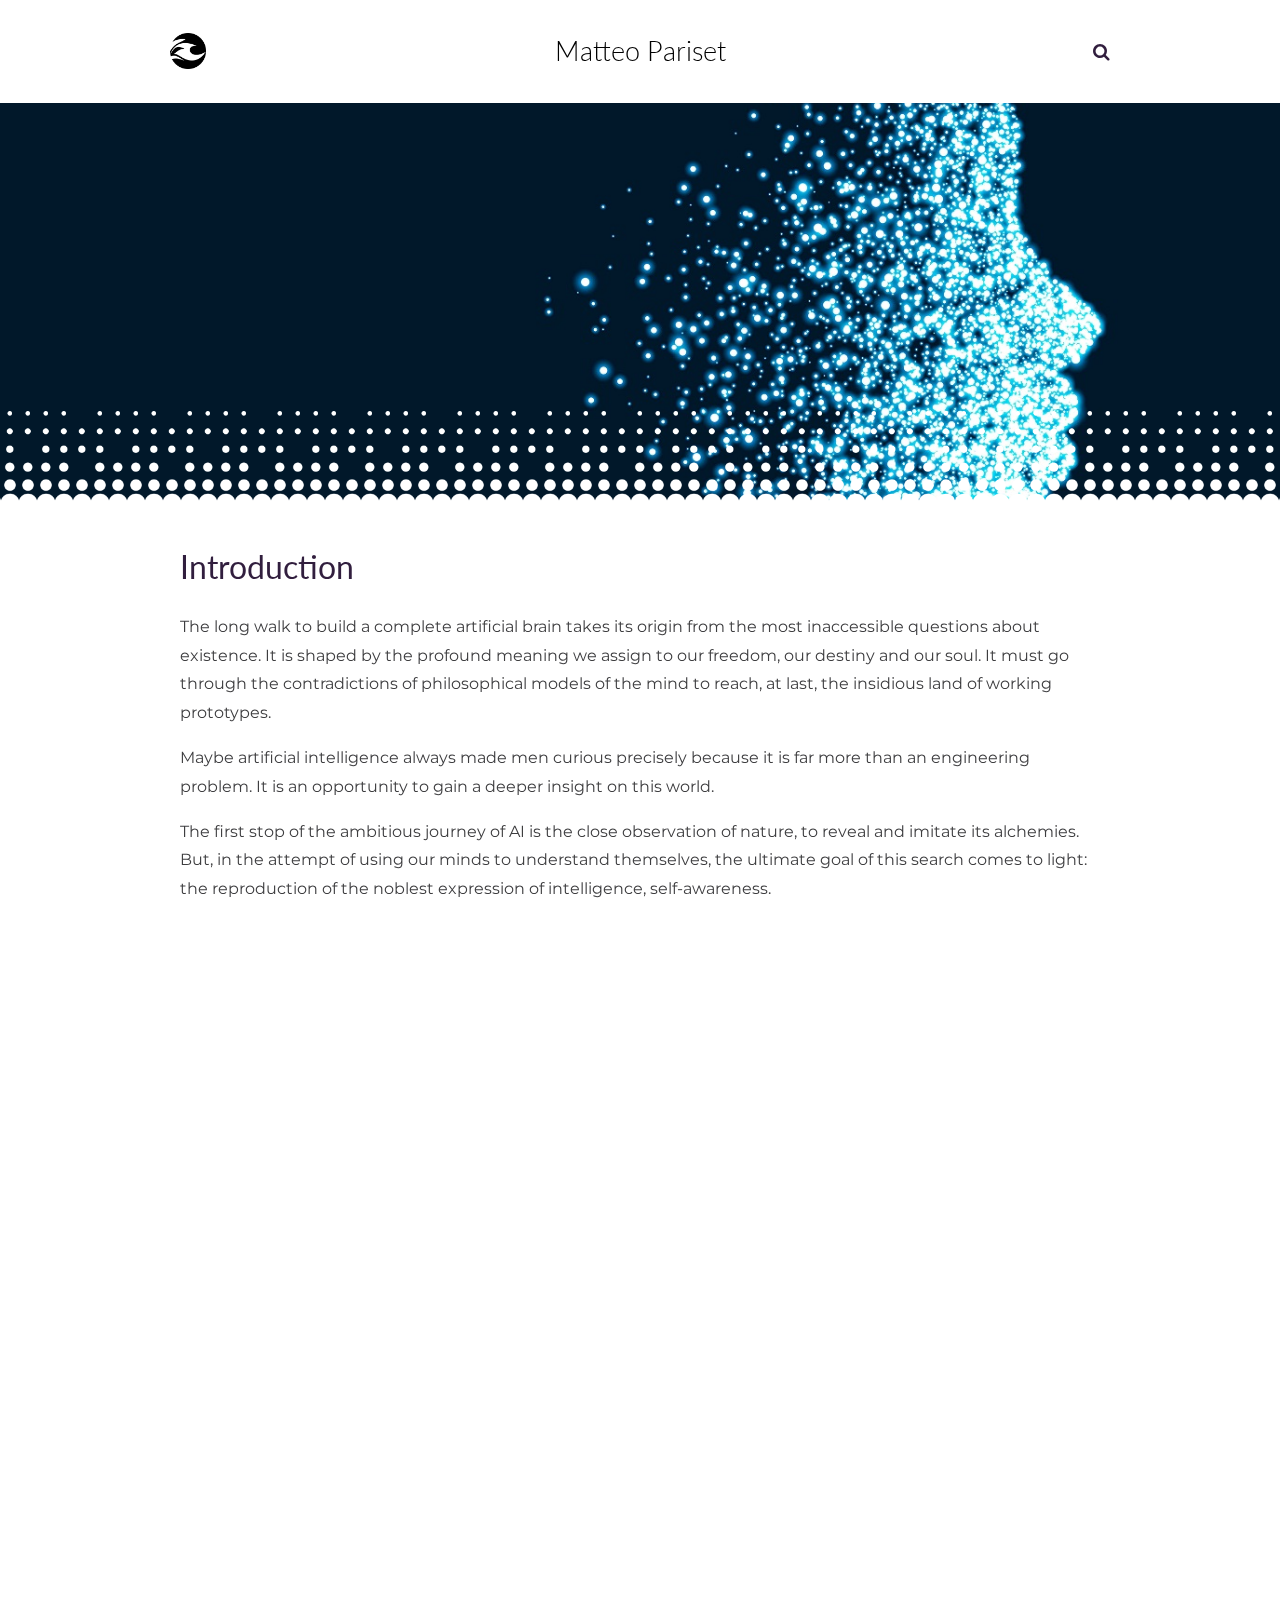
<file: intro-back-propagation/index.html>
<!DOCTYPE html>
<html lang="en">
<head>
	<meta charset="utf-8">
	<title>Learning Algorithms - Ideas & Projects | Matteo Pariset</title>
	<meta name="description" content="How computers learn, an introduction to mathematical models of the mind">
	<meta http-equiv="X-UA-Compatible" content="IE=edge">
	<meta name="viewport" content="width=device-width, initial-scale=1, maximum-scale=1">
	<meta property="og:image" content="">
	<link rel="shortcut icon" href="/assets/img/favicon/favicon.ico" type="image/x-icon">
	<link rel="apple-touch-icon" href="/assets/img/favicon/apple-touch-icon.png">
	<link rel="apple-touch-icon" sizes="72x72" href="/assets/img/favicon/apple-touch-icon-72x72.png">
	<link rel="apple-touch-icon" sizes="114x114" href="/assets/img/favicon/apple-touch-icon-114x114.png">
	<script async src="https://www.googletagmanager.com/gtag/js?id=UA-134071847-1"></script>
<script>
  window.dataLayer = window.dataLayer || [];
  function gtag(){dataLayer.push(arguments);}
  gtag('js', new Date());

  gtag('config', 'UA-134071847-1');
</script>

	<!-- Chrome, Firefox OS and Opera -->
	<meta name="theme-color" content="#311e3e">
	<!-- Windows Phone -->
	<meta name="msapplication-navbutton-color" content="#311e3e">
	<!-- iOS Safari -->
	<meta name="apple-mobile-web-app-status-bar-style" content="#311e3e">
	<!-- Google Fonts -->
	<link href="https://fonts.googleapis.com/css?family=Montserrat:300,400,700" rel="stylesheet">
	<link href="https://fonts.googleapis.com/css?family=Lato:300,400,700" rel="stylesheet">
	<link href="https://fonts.googleapis.com/css?family=Oswald" rel="stylesheet">
	<!-- Font Awesome -->
	<link rel="stylesheet" href="/assets/fonts/font-awesome/css/font-awesome.min.css">
	<!-- Styles -->
	<link rel="stylesheet" href="/assets/css/main.css">
</head>

<body>
  <div class="flex-container">
  <header class="main-header">
  <div class="wrapper">
    <div class="header-flex">
      <div class="menu-icon-container">
        <span class="menu-icon"><img src="/assets/img/logo.png" class="menu-icon-logo"></span>
      </div>
      <nav class="main-nav">
        <span class="menu-icon-close"><i class="fa fa-times" aria-hidden="true"></i></span>
        <ul>
          <li><a href="/">Home</a></li>
          <li><a href="/about">About</a></li>
        </ul>
      </nav>
      <p class="logo"><a href="/">Matteo Pariset</a></p>
      <div class="search-icon-container">
        <span class="search-icon"><a><i class="fa fa-search" aria-hidden="true"></i></a></span>
      </div>
    </div>
  </div>
</header> <!-- End Header -->

  <article class="article-page">
    <div class="page-image">
      <div class="cover-image-fading" style="background: url(/assets/img/fading.png) bottom repeat-x; background-size: 90px;"></div>
      <div class="cover-image" style="background: url(/assets/img/ai-wall.jpg) center no-repeat; background-size: cover;"></div>
    </div>
    <div class="wrapper">
      <div class="page-content">
        <div class="header-page">
          <div class="header-background"></div>
          <h1 class="page-title">Learning Algorithms</h1>
          <div class="page-date">How computers learn, an introduction to mathematical models of the mind</div>
        </div>
        <h1 id="introduction">Introduction</h1>

<p>The long walk to build a complete artificial brain takes its origin from the most inaccessible questions about existence. It is shaped by the profound meaning we assign to our freedom, our destiny and our soul. It must go through the contradictions of philosophical models of the mind to reach, at last, the insidious land of working prototypes.</p>

<p>Maybe artificial intelligence always made men curious precisely because it is far more than an engineering problem. It is an opportunity to gain a deeper insight on this world.</p>

<p>The first stop of the ambitious journey of AI is the close observation of nature, to reveal and imitate its alchemies. But, in the attempt of using our minds to understand themselves, the ultimate goal of this search comes to light: the reproduction of the noblest expression of intelligence, self-awareness.</p>

<p>We will describe some of theory behind the development of this exciting field. In the video below, an example of my AI software recognising letters.</p>

<div style="position: relative; padding-bottom: 56.25%; padding-top: 25px; height: 0;"><iframe src="https://www.youtube.com/embed/naxejsaj3UU?color=white&amp;theme=light" style="position: absolute; top: 0; left: 0; width: 100%; height: 100%;"></iframe></div>

<blockquote>
  <p>Gli esseri umani sono portati a riprodurre per capire e a capire per riprodurre. – <cite>Ernst Mach</cite></p>
</blockquote>

<h1 id="next">Next…</h1>
<h2 id="continue-to-read-this-article-online-or-download-the-full-paper-here">Continue to read this article <a href="/ai.html">online</a> or download the full paper <a href="https://matteopariset.github.io/res/papers/Neural_Networks.pdf">here</a></h2>

        <div class="page-footer">
          <div class="page-tag">
            <span>Tags:</span>
            
            <a href="/tags#AI" class="tag">| AI</a>
            
            <a href="/tags#Neural Networks" class="tag">| Neural Networks</a>
            
          </div><!-- End Tags -->
          <div class="page-share">
            <span>Share:</span>
            <a href="https://twitter.com/intent/tweet?text=Learning Algorithms&url=https://matteopariset.github.io/intro-back-propagation/" title="Share on Twitter" rel="nofollow" target="_blank"><i class="fa fa-twitter" aria-hidden="true"></i></a>
            <a href="https://facebook.com/sharer.php?u=https://matteopariset.github.io/intro-back-propagation/" title="Share on Facebook" rel="nofollow" target="_blank"><i class="fa fa-facebook" aria-hidden="true"></i></a>
            <a href="https://plus.google.com/share?url=https://matteopariset.github.io/intro-back-propagation/" title="Share on Google+" rel="nofollow" target="_blank"><i class="fa fa-google" aria-hidden="true"></i></a>
          </div><!-- End Share -->
		  
		  <div class="page-copyright">
		    <span>Wallpaper Image by</span>
			<a href="https://www.freepik.com/free-vector/digital-particle-technology-face-for-artifiticial-intelligence-concept_1586193.htm">Starline</a>
		  </div>
		  
        </div>
        <section class="author-box">
  <img src="/assets/img/my-face.jpg" alt="Matteo Pariset" class="author-img">
  <div class="author-desc">
    <h2>Matteo Pariset</h2>
    <p>I'm a math & software enthusiast with a burning passion for cryptography and AI. </br> I am currently working on improving the quality of online news,</br>feel free to reach out if you are interested</p>
    <ul>
      
        <li class="email"><a href="mailto:matteopariset@gmail.com"><i class="fa fa-envelope-o"></i></a></li>
      
      
      
      
    </ul>
  </div>
</section>

        <div class="recent-box">
  <h2 class="recent-title">Recent post</h2>
  <div class="recent-list">
    
      
		
			<a href="/superglue/" class="recent-item" style="background: url(/assets/img/letters-wall.jpg) center no-repeat; background-size: cover;"><span>SuperGLUE Benchmark</span></a>
		
      
    
      
		
      
    
      
		
			<a href="/fake-news-pt1/" class="recent-item" style="background: url(/assets/img/newspaper-digital-light.jpg) center no-repeat; background-size: cover;"><span>Against Fake News / part 1</span></a>
		
      
    
      
		
			<a href="/intro-back-propagation/" class="recent-item" style="background: url(/assets/img/ai-wall.jpg) center no-repeat; background-size: cover;"><span>Learning Algorithms</span></a>
		
      
    
  </div>
</div> <!-- End Recent-Box -->

        <!-- include newsletter.html -->
        <section class="comment-area">
  <div class="comment-wrapper">
    
    <div id="disqus_thread" class="article-comments"></div>
    <script>
		var disqus_config = function () {
			this.page.url = page.title;
			this.page.identifier = page.title;
		};

      (function() {
          var d = document, s = d.createElement('script');
          s.src = '//matteopariset.disqus.com/embed.js';
          s.setAttribute('data-timestamp', +new Date());
          (d.head || d.body).appendChild(s);
      })();
    </script>
    <noscript>Please enable JavaScript to view the <a href="https://disqus.com/?ref_noscript">comments powered by Disqus.</a></noscript>
    
  </div>
</section> <!-- End Comment Area -->
      </div>
    </div> <!-- End Wrapper -->
  </article>
  <div class="search-box">
  <div class="wrapper">
    <div class="search-grid">
      <form class="search-form">
        <div id="search-container">
          <input type="text" id="search-input" class="search" placeholder="Search">
        </div>
      </form>
      <ul id="results-container" class="results-search"></ul>
      <div class="icon-close-container">
        <span class="search-icon-close"><i class="fa fa-times" aria-hidden="true"></i></span>
      </div>
    </div>
  </div>
</div>

  <footer class="main-footer">
  <div class="copyright">
    <p>2020 &copy; Matteo Pariset</p>
  </div>
</footer> <!-- End Footer -->

</div>

  <!-- JS -->
<script src="/assets/js/jquery-3.2.1.min.js"></script>
<script src="/assets/js/jekyll-search.js"></script>
<script>
  SimpleJekyllSearch({
    searchInput: document.getElementById('search-input'),
    resultsContainer: document.getElementById('results-container'),
    json: '/search.json',
    searchResultTemplate: '<li><a href="{url}" title="{desc}">{title}</a></li>',
    noResultsText: 'No results found',
    fuzzy: false,
    exclude: ['Welcome']
  });
</script>
<script src="/assets/js/main.js"></script>

</body>
</html>
</file>
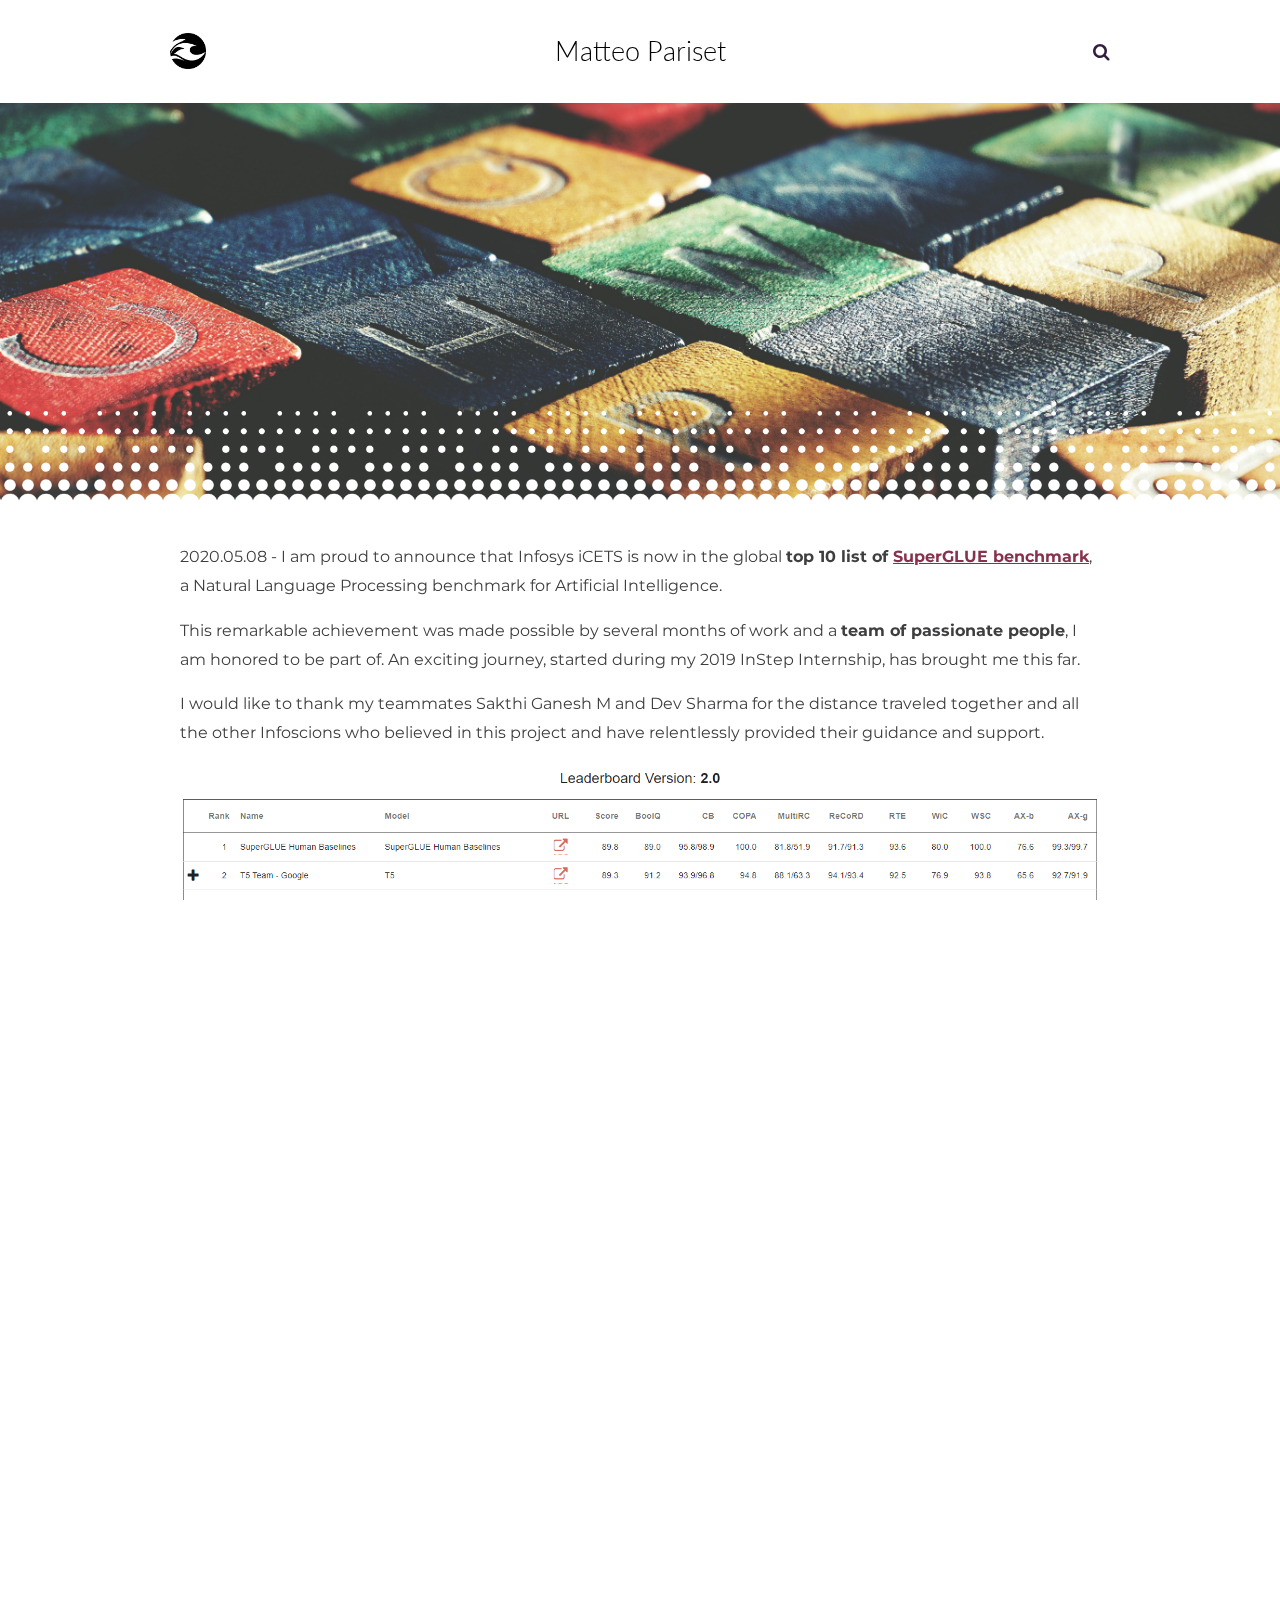
<file: superglue/index.html>
<!DOCTYPE html>
<html lang="en">
<head>
	<meta charset="utf-8">
	<title>SuperGLUE Benchmark - Ideas & Projects | Matteo Pariset</title>
	<meta name="description" content="Submission from Infosys iCETS">
	<meta http-equiv="X-UA-Compatible" content="IE=edge">
	<meta name="viewport" content="width=device-width, initial-scale=1, maximum-scale=1">
	<meta property="og:image" content="">
	<link rel="shortcut icon" href="/assets/img/favicon/favicon.ico" type="image/x-icon">
	<link rel="apple-touch-icon" href="/assets/img/favicon/apple-touch-icon.png">
	<link rel="apple-touch-icon" sizes="72x72" href="/assets/img/favicon/apple-touch-icon-72x72.png">
	<link rel="apple-touch-icon" sizes="114x114" href="/assets/img/favicon/apple-touch-icon-114x114.png">
	<script async src="https://www.googletagmanager.com/gtag/js?id=UA-134071847-1"></script>
<script>
  window.dataLayer = window.dataLayer || [];
  function gtag(){dataLayer.push(arguments);}
  gtag('js', new Date());

  gtag('config', 'UA-134071847-1');
</script>

	<!-- Chrome, Firefox OS and Opera -->
	<meta name="theme-color" content="#311e3e">
	<!-- Windows Phone -->
	<meta name="msapplication-navbutton-color" content="#311e3e">
	<!-- iOS Safari -->
	<meta name="apple-mobile-web-app-status-bar-style" content="#311e3e">
	<!-- Google Fonts -->
	<link href="https://fonts.googleapis.com/css?family=Montserrat:300,400,700" rel="stylesheet">
	<link href="https://fonts.googleapis.com/css?family=Lato:300,400,700" rel="stylesheet">
	<link href="https://fonts.googleapis.com/css?family=Oswald" rel="stylesheet">
	<!-- Font Awesome -->
	<link rel="stylesheet" href="/assets/fonts/font-awesome/css/font-awesome.min.css">
	<!-- Styles -->
	<link rel="stylesheet" href="/assets/css/main.css">
</head>

<body>
  <div class="flex-container">
  <header class="main-header">
  <div class="wrapper">
    <div class="header-flex">
      <div class="menu-icon-container">
        <span class="menu-icon"><img src="/assets/img/logo.png" class="menu-icon-logo"></span>
      </div>
      <nav class="main-nav">
        <span class="menu-icon-close"><i class="fa fa-times" aria-hidden="true"></i></span>
        <ul>
          <li><a href="/">Home</a></li>
          <li><a href="/about">About</a></li>
        </ul>
      </nav>
      <p class="logo"><a href="/">Matteo Pariset</a></p>
      <div class="search-icon-container">
        <span class="search-icon"><a><i class="fa fa-search" aria-hidden="true"></i></a></span>
      </div>
    </div>
  </div>
</header> <!-- End Header -->

  <article class="article-page">
    <div class="page-image">
      <div class="cover-image-fading" style="background: url(/assets/img/fading.png) bottom repeat-x; background-size: 90px;"></div>
      <div class="cover-image" style="background: url(/assets/img/letters-wall.jpg) center no-repeat; background-size: cover;"></div>
    </div>
    <div class="wrapper">
      <div class="page-content">
        <div class="header-page">
          <div class="header-background"></div>
          <h1 class="page-title">SuperGLUE Benchmark</h1>
          <div class="page-date">Submission from Infosys iCETS</div>
        </div>
        <p>2020.05.08 - I am proud to announce that Infosys iCETS is now in the global <strong>top 10 list of <a href="https://super.gluebenchmark.com">SuperGLUE benchmark</a></strong>, a Natural Language Processing benchmark for Artificial Intelligence.</p>

<p>This remarkable achievement was made possible by several months of work and a <strong>team of passionate people</strong>, I am honored to be part of. An exciting journey, started during my 2019 InStep Internship, has brought me this far.</p>

<p>I would like to thank my teammates Sakthi Ganesh M and Dev Sharma for the distance traveled together and all the other Infoscions who believed in this project and have relentlessly provided their guidance and support.</p>

<p><img src="/assets/img/SuperGLUE_Leaderboard.png" alt="SuperGLUE leaderboard" /></p>

        <div class="page-footer">
          <div class="page-tag">
            <span>Tags:</span>
            
            <a href="/tags#AI" class="tag">| AI</a>
            
            <a href="/tags#NLP" class="tag">| NLP</a>
            
            <a href="/tags#SuperGLUE Benchmark" class="tag">| SuperGLUE Benchmark</a>
            
          </div><!-- End Tags -->
          <div class="page-share">
            <span>Share:</span>
            <a href="https://twitter.com/intent/tweet?text=SuperGLUE Benchmark&url=https://matteopariset.github.io/superglue/" title="Share on Twitter" rel="nofollow" target="_blank"><i class="fa fa-twitter" aria-hidden="true"></i></a>
            <a href="https://facebook.com/sharer.php?u=https://matteopariset.github.io/superglue/" title="Share on Facebook" rel="nofollow" target="_blank"><i class="fa fa-facebook" aria-hidden="true"></i></a>
            <a href="https://plus.google.com/share?url=https://matteopariset.github.io/superglue/" title="Share on Google+" rel="nofollow" target="_blank"><i class="fa fa-google" aria-hidden="true"></i></a>
          </div><!-- End Share -->
		  
		  <div class="page-copyright">
		    <span>Wallpaper Image by</span>
			<a href="https://pexels.com">Suzy Hazelwood</a>
		  </div>
		  
        </div>
        <section class="author-box">
  <img src="/assets/img/my-face.jpg" alt="Matteo Pariset" class="author-img">
  <div class="author-desc">
    <h2>Matteo Pariset</h2>
    <p>I'm a math & software enthusiast with a burning passion for cryptography and AI. </br> I am currently working on improving the quality of online news,</br>feel free to reach out if you are interested</p>
    <ul>
      
        <li class="email"><a href="mailto:matteopariset@gmail.com"><i class="fa fa-envelope-o"></i></a></li>
      
      
      
      
    </ul>
  </div>
</section>

        <div class="recent-box">
  <h2 class="recent-title">Recent post</h2>
  <div class="recent-list">
    
      
		
			<a href="/superglue/" class="recent-item" style="background: url(/assets/img/letters-wall.jpg) center no-repeat; background-size: cover;"><span>SuperGLUE Benchmark</span></a>
		
      
    
      
		
      
    
      
		
			<a href="/fake-news-pt1/" class="recent-item" style="background: url(/assets/img/newspaper-digital-light.jpg) center no-repeat; background-size: cover;"><span>Against Fake News / part 1</span></a>
		
      
    
      
		
			<a href="/intro-back-propagation/" class="recent-item" style="background: url(/assets/img/ai-wall.jpg) center no-repeat; background-size: cover;"><span>Learning Algorithms</span></a>
		
      
    
  </div>
</div> <!-- End Recent-Box -->

        <!-- include newsletter.html -->
        <section class="comment-area">
  <div class="comment-wrapper">
    
    <div id="disqus_thread" class="article-comments"></div>
    <script>
		var disqus_config = function () {
			this.page.url = page.title;
			this.page.identifier = page.title;
		};

      (function() {
          var d = document, s = d.createElement('script');
          s.src = '//matteopariset.disqus.com/embed.js';
          s.setAttribute('data-timestamp', +new Date());
          (d.head || d.body).appendChild(s);
      })();
    </script>
    <noscript>Please enable JavaScript to view the <a href="https://disqus.com/?ref_noscript">comments powered by Disqus.</a></noscript>
    
  </div>
</section> <!-- End Comment Area -->
      </div>
    </div> <!-- End Wrapper -->
  </article>
  <div class="search-box">
  <div class="wrapper">
    <div class="search-grid">
      <form class="search-form">
        <div id="search-container">
          <input type="text" id="search-input" class="search" placeholder="Search">
        </div>
      </form>
      <ul id="results-container" class="results-search"></ul>
      <div class="icon-close-container">
        <span class="search-icon-close"><i class="fa fa-times" aria-hidden="true"></i></span>
      </div>
    </div>
  </div>
</div>

  <footer class="main-footer">
  <div class="copyright">
    <p>2020 &copy; Matteo Pariset</p>
  </div>
</footer> <!-- End Footer -->

</div>

  <!-- JS -->
<script src="/assets/js/jquery-3.2.1.min.js"></script>
<script src="/assets/js/jekyll-search.js"></script>
<script>
  SimpleJekyllSearch({
    searchInput: document.getElementById('search-input'),
    resultsContainer: document.getElementById('results-container'),
    json: '/search.json',
    searchResultTemplate: '<li><a href="{url}" title="{desc}">{title}</a></li>',
    noResultsText: 'No results found',
    fuzzy: false,
    exclude: ['Welcome']
  });
</script>
<script src="/assets/js/main.js"></script>

</body>
</html>
</file>
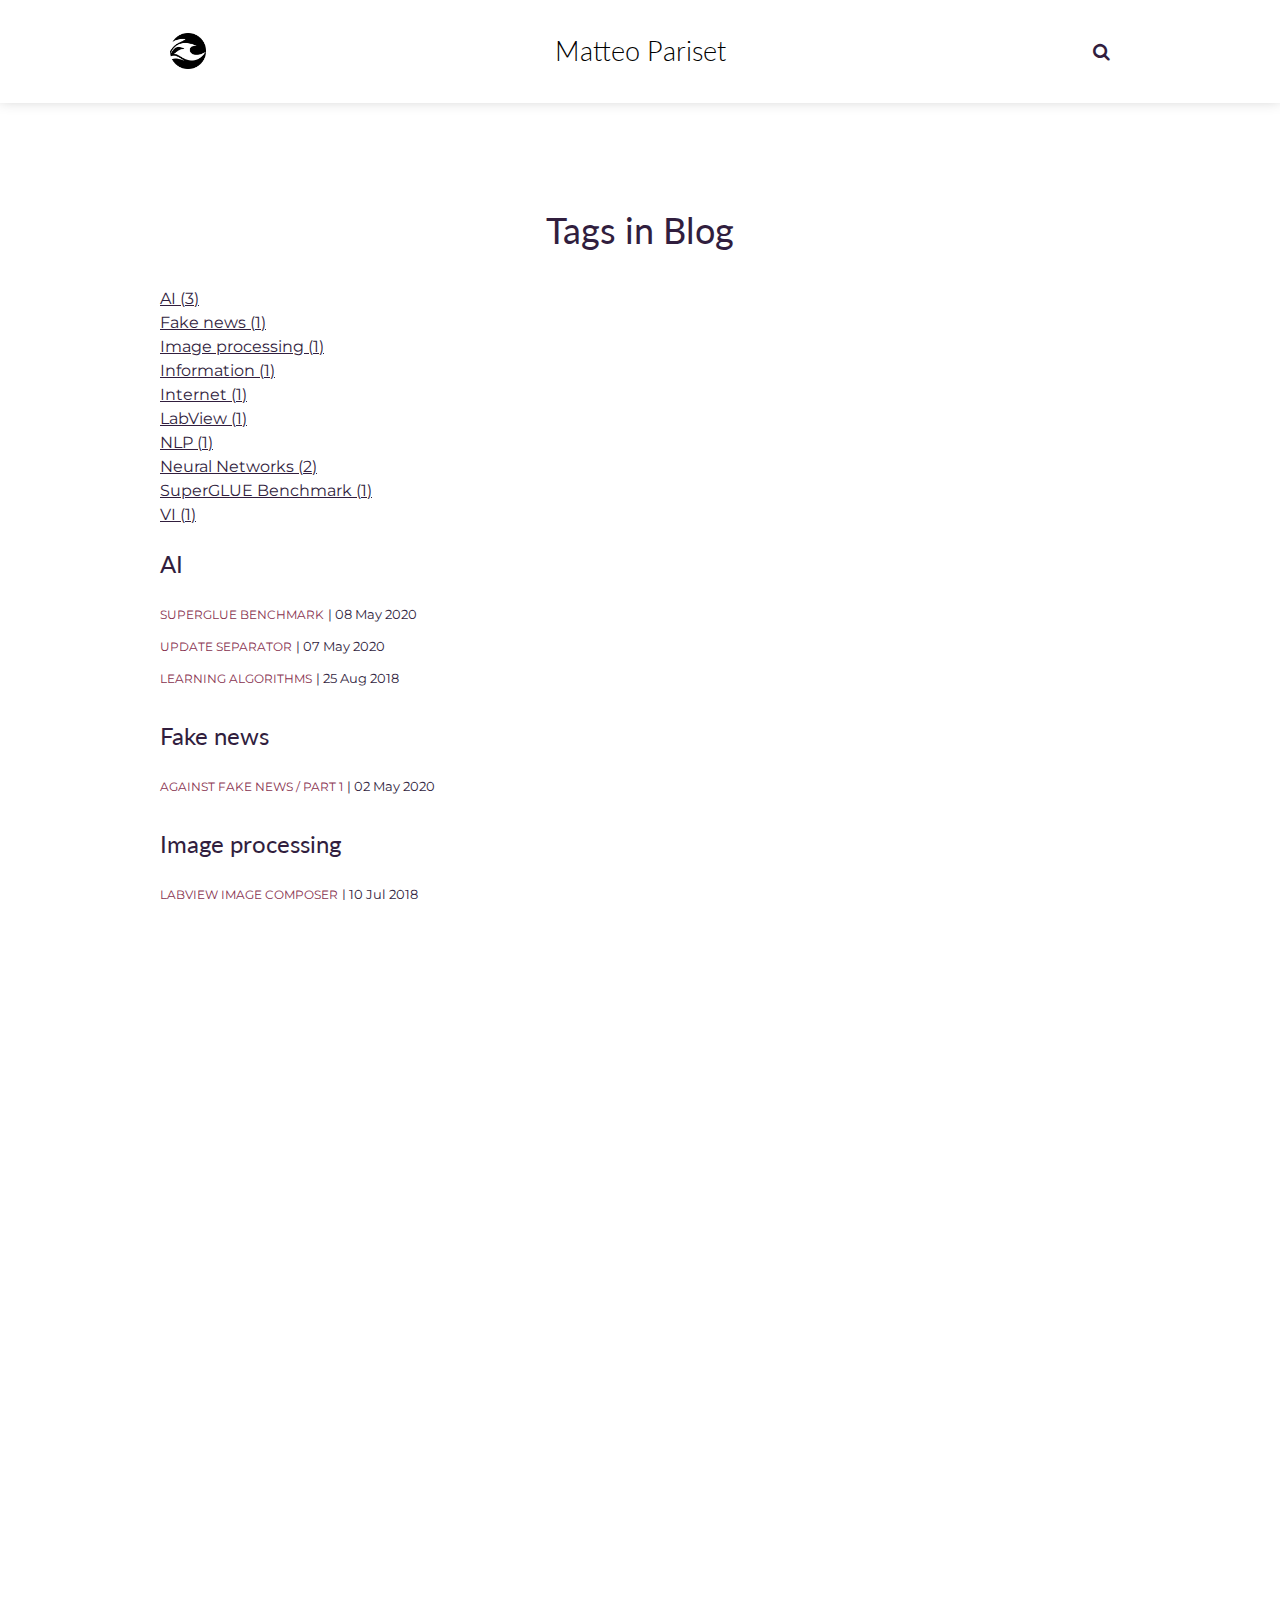
<file: tags/index.html>
<!DOCTYPE html>
<html lang="en">
<head>
	<meta charset="utf-8">
	<title>Tags - Ideas & Projects | Matteo Pariset</title>
	<meta name="description" content="A nice collection of some of my ideas and projects">
	<meta http-equiv="X-UA-Compatible" content="IE=edge">
	<meta name="viewport" content="width=device-width, initial-scale=1, maximum-scale=1">
	<meta property="og:image" content="">
	<link rel="shortcut icon" href="/assets/img/favicon/favicon.ico" type="image/x-icon">
	<link rel="apple-touch-icon" href="/assets/img/favicon/apple-touch-icon.png">
	<link rel="apple-touch-icon" sizes="72x72" href="/assets/img/favicon/apple-touch-icon-72x72.png">
	<link rel="apple-touch-icon" sizes="114x114" href="/assets/img/favicon/apple-touch-icon-114x114.png">
	<script async src="https://www.googletagmanager.com/gtag/js?id=UA-134071847-1"></script>
<script>
  window.dataLayer = window.dataLayer || [];
  function gtag(){dataLayer.push(arguments);}
  gtag('js', new Date());

  gtag('config', 'UA-134071847-1');
</script>

	<!-- Chrome, Firefox OS and Opera -->
	<meta name="theme-color" content="#311e3e">
	<!-- Windows Phone -->
	<meta name="msapplication-navbutton-color" content="#311e3e">
	<!-- iOS Safari -->
	<meta name="apple-mobile-web-app-status-bar-style" content="#311e3e">
	<!-- Google Fonts -->
	<link href="https://fonts.googleapis.com/css?family=Montserrat:300,400,700" rel="stylesheet">
	<link href="https://fonts.googleapis.com/css?family=Lato:300,400,700" rel="stylesheet">
	<link href="https://fonts.googleapis.com/css?family=Oswald" rel="stylesheet">
	<!-- Font Awesome -->
	<link rel="stylesheet" href="/assets/fonts/font-awesome/css/font-awesome.min.css">
	<!-- Styles -->
	<link rel="stylesheet" href="/assets/css/main.css">
</head>

<body>
  <div class="flex-container">
  <header class="main-header">
  <div class="wrapper">
    <div class="header-flex">
      <div class="menu-icon-container">
        <span class="menu-icon"><img src="/assets/img/logo.png" class="menu-icon-logo"></span>
      </div>
      <nav class="main-nav">
        <span class="menu-icon-close"><i class="fa fa-times" aria-hidden="true"></i></span>
        <ul>
          <li><a href="/">Home</a></li>
          <li><a href="/about">About</a></li>
        </ul>
      </nav>
      <p class="logo"><a href="/">Matteo Pariset</a></p>
      <div class="search-icon-container">
        <span class="search-icon"><a><i class="fa fa-search" aria-hidden="true"></i></a></span>
      </div>
    </div>
  </div>
</header> <!-- End Header -->

  <div class="content wrapper">
    


<section class="blog-tags">
  <h1>Tags in Blog</h1>
  <ul class="tags">
<!--  cycles through tag list and creates header row of all tags used in site with accompanying per-tag counts...-->
  
    
    <li ><a href="#AI" class="tag">AI <span>(3)</span></a></li>
  
    
    <li ><a href="#Fake+news" class="tag">Fake news <span>(1)</span></a></li>
  
    
    <li ><a href="#Image+processing" class="tag">Image processing <span>(1)</span></a></li>
  
    
    <li ><a href="#Information" class="tag">Information <span>(1)</span></a></li>
  
    
    <li ><a href="#Internet" class="tag">Internet <span>(1)</span></a></li>
  
    
    <li ><a href="#LabView" class="tag">LabView <span>(1)</span></a></li>
  
    
    <li ><a href="#NLP" class="tag">NLP <span>(1)</span></a></li>
  
    
    <li ><a href="#Neural+Networks" class="tag">Neural Networks <span>(2)</span></a></li>
  
    
    <li ><a href="#SuperGLUE+Benchmark" class="tag">SuperGLUE Benchmark <span>(1)</span></a></li>
  
    
    <li ><a href="#VI" class="tag">VI <span>(1)</span></a></li>
  
  </ul>
<!--cycles through tag list and creates subheader for each tag name...-->
  
    
  <h2 id="AI">AI</h2>
<!--  lists all posts corresponding to specific tag...-->
    
    <div class="tag-list">
        <span><a href="/superglue/">SuperGLUE Benchmark</a></span>
        <small><span>| 08 May 2020</span></small>
    </div>
    
    <div class="tag-list">
        <span><a href="/update-separator/">Update Separator</a></span>
        <small><span>| 07 May 2020</span></small>
    </div>
    
    <div class="tag-list">
        <span><a href="/intro-back-propagation/">Learning Algorithms</a></span>
        <small><span>| 25 Aug 2018</span></small>
    </div>
    
  
    
  <h2 id="Fake+news">Fake news</h2>
<!--  lists all posts corresponding to specific tag...-->
    
    <div class="tag-list">
        <span><a href="/fake-news-pt1/">Against Fake News / part 1</a></span>
        <small><span>| 02 May 2020</span></small>
    </div>
    
  
    
  <h2 id="Image+processing">Image processing</h2>
<!--  lists all posts corresponding to specific tag...-->
    
    <div class="tag-list">
        <span><a href="/image-composer/">LabVIEW Image Composer</a></span>
        <small><span>| 10 Jul 2018</span></small>
    </div>
    
  
    
  <h2 id="Information">Information</h2>
<!--  lists all posts corresponding to specific tag...-->
    
    <div class="tag-list">
        <span><a href="/fake-news-pt1/">Against Fake News / part 1</a></span>
        <small><span>| 02 May 2020</span></small>
    </div>
    
  
    
  <h2 id="Internet">Internet</h2>
<!--  lists all posts corresponding to specific tag...-->
    
    <div class="tag-list">
        <span><a href="/fake-news-pt1/">Against Fake News / part 1</a></span>
        <small><span>| 02 May 2020</span></small>
    </div>
    
  
    
  <h2 id="LabView">LabView</h2>
<!--  lists all posts corresponding to specific tag...-->
    
    <div class="tag-list">
        <span><a href="/image-composer/">LabVIEW Image Composer</a></span>
        <small><span>| 10 Jul 2018</span></small>
    </div>
    
  
    
  <h2 id="NLP">NLP</h2>
<!--  lists all posts corresponding to specific tag...-->
    
    <div class="tag-list">
        <span><a href="/superglue/">SuperGLUE Benchmark</a></span>
        <small><span>| 08 May 2020</span></small>
    </div>
    
  
    
  <h2 id="Neural+Networks">Neural Networks</h2>
<!--  lists all posts corresponding to specific tag...-->
    
    <div class="tag-list">
        <span><a href="/update-separator/">Update Separator</a></span>
        <small><span>| 07 May 2020</span></small>
    </div>
    
    <div class="tag-list">
        <span><a href="/intro-back-propagation/">Learning Algorithms</a></span>
        <small><span>| 25 Aug 2018</span></small>
    </div>
    
  
    
  <h2 id="SuperGLUE+Benchmark">SuperGLUE Benchmark</h2>
<!--  lists all posts corresponding to specific tag...-->
    
    <div class="tag-list">
        <span><a href="/superglue/">SuperGLUE Benchmark</a></span>
        <small><span>| 08 May 2020</span></small>
    </div>
    
  
    
  <h2 id="VI">VI</h2>
<!--  lists all posts corresponding to specific tag...-->
    
    <div class="tag-list">
        <span><a href="/image-composer/">LabVIEW Image Composer</a></span>
        <small><span>| 10 Jul 2018</span></small>
    </div>
    
  
</section>

  <div class="search-box">
  <div class="wrapper">
    <div class="search-grid">
      <form class="search-form">
        <div id="search-container">
          <input type="text" id="search-input" class="search" placeholder="Search">
        </div>
      </form>
      <ul id="results-container" class="results-search"></ul>
      <div class="icon-close-container">
        <span class="search-icon-close"><i class="fa fa-times" aria-hidden="true"></i></span>
      </div>
    </div>
  </div>
</div>

  <div class="pagination clearfix">
  
  
</div>

  </div> <!-- End Wrapper -->
  <footer class="main-footer">
  <div class="copyright">
    <p>2020 &copy; Matteo Pariset</p>
  </div>
</footer> <!-- End Footer -->

</div>

  <!-- JS -->
<script src="/assets/js/jquery-3.2.1.min.js"></script>
<script src="/assets/js/jekyll-search.js"></script>
<script>
  SimpleJekyllSearch({
    searchInput: document.getElementById('search-input'),
    resultsContainer: document.getElementById('results-container'),
    json: '/search.json',
    searchResultTemplate: '<li><a href="{url}" title="{desc}">{title}</a></li>',
    noResultsText: 'No results found',
    fuzzy: false,
    exclude: ['Welcome']
  });
</script>
<script src="/assets/js/main.js"></script>

</body>
</html>
</file>
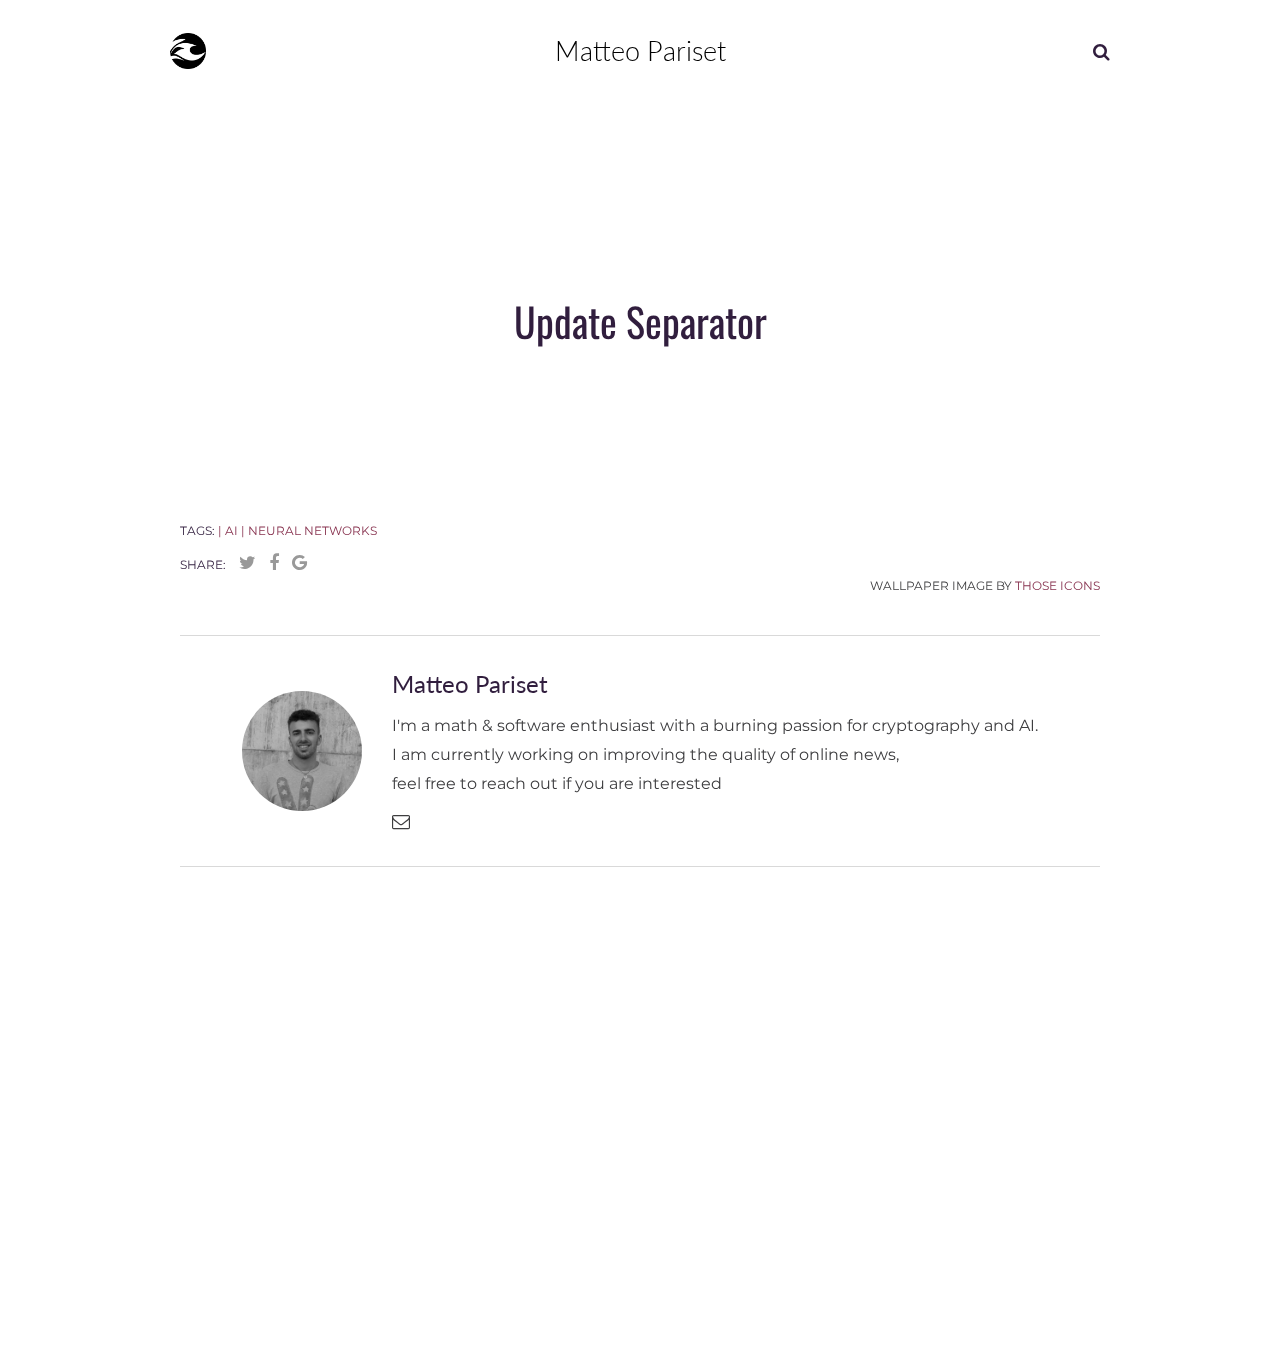
<file: update-separator/index.html>
<!DOCTYPE html>
<html lang="en">
<head>
	<meta charset="utf-8">
	<title>Update Separator - Ideas & Projects | Matteo Pariset</title>
	<meta name="description" content="A nice collection of some of my ideas and projects">
	<meta http-equiv="X-UA-Compatible" content="IE=edge">
	<meta name="viewport" content="width=device-width, initial-scale=1, maximum-scale=1">
	<meta property="og:image" content="">
	<link rel="shortcut icon" href="/assets/img/favicon/favicon.ico" type="image/x-icon">
	<link rel="apple-touch-icon" href="/assets/img/favicon/apple-touch-icon.png">
	<link rel="apple-touch-icon" sizes="72x72" href="/assets/img/favicon/apple-touch-icon-72x72.png">
	<link rel="apple-touch-icon" sizes="114x114" href="/assets/img/favicon/apple-touch-icon-114x114.png">
	<script async src="https://www.googletagmanager.com/gtag/js?id=UA-134071847-1"></script>
<script>
  window.dataLayer = window.dataLayer || [];
  function gtag(){dataLayer.push(arguments);}
  gtag('js', new Date());

  gtag('config', 'UA-134071847-1');
</script>

	<!-- Chrome, Firefox OS and Opera -->
	<meta name="theme-color" content="#311e3e">
	<!-- Windows Phone -->
	<meta name="msapplication-navbutton-color" content="#311e3e">
	<!-- iOS Safari -->
	<meta name="apple-mobile-web-app-status-bar-style" content="#311e3e">
	<!-- Google Fonts -->
	<link href="https://fonts.googleapis.com/css?family=Montserrat:300,400,700" rel="stylesheet">
	<link href="https://fonts.googleapis.com/css?family=Lato:300,400,700" rel="stylesheet">
	<link href="https://fonts.googleapis.com/css?family=Oswald" rel="stylesheet">
	<!-- Font Awesome -->
	<link rel="stylesheet" href="/assets/fonts/font-awesome/css/font-awesome.min.css">
	<!-- Styles -->
	<link rel="stylesheet" href="/assets/css/main.css">
</head>

<body>
  <div class="flex-container">
  <header class="main-header">
  <div class="wrapper">
    <div class="header-flex">
      <div class="menu-icon-container">
        <span class="menu-icon"><img src="/assets/img/logo.png" class="menu-icon-logo"></span>
      </div>
      <nav class="main-nav">
        <span class="menu-icon-close"><i class="fa fa-times" aria-hidden="true"></i></span>
        <ul>
          <li><a href="/">Home</a></li>
          <li><a href="/about">About</a></li>
        </ul>
      </nav>
      <p class="logo"><a href="/">Matteo Pariset</a></p>
      <div class="search-icon-container">
        <span class="search-icon"><a><i class="fa fa-search" aria-hidden="true"></i></a></span>
      </div>
    </div>
  </div>
</header> <!-- End Header -->

  <article class="article-page">
    <div class="page-image">
      <div class="cover-image-fading" style="background: url(/assets/img/fading.png) bottom repeat-x; background-size: 90px;"></div>
      <div class="cover-image" style="background: url(/assets/img/) center no-repeat; background-size: cover;"></div>
    </div>
    <div class="wrapper">
      <div class="page-content">
        <div class="header-page">
          <div class="header-background"></div>
          <h1 class="page-title">Update Separator</h1>
          <div class="page-date"></div>
        </div>
        

        <div class="page-footer">
          <div class="page-tag">
            <span>Tags:</span>
            
            <a href="/tags#AI" class="tag">| AI</a>
            
            <a href="/tags#Neural Networks" class="tag">| Neural Networks</a>
            
          </div><!-- End Tags -->
          <div class="page-share">
            <span>Share:</span>
            <a href="https://twitter.com/intent/tweet?text=Update Separator&url=https://matteopariset.github.io/update-separator/" title="Share on Twitter" rel="nofollow" target="_blank"><i class="fa fa-twitter" aria-hidden="true"></i></a>
            <a href="https://facebook.com/sharer.php?u=https://matteopariset.github.io/update-separator/" title="Share on Facebook" rel="nofollow" target="_blank"><i class="fa fa-facebook" aria-hidden="true"></i></a>
            <a href="https://plus.google.com/share?url=https://matteopariset.github.io/update-separator/" title="Share on Google+" rel="nofollow" target="_blank"><i class="fa fa-google" aria-hidden="true"></i></a>
          </div><!-- End Share -->
		  
		  <div class="page-copyright">
		    <span>Wallpaper Image by</span>
			<a href="https://www.flaticon.com/">Those Icons</a>
		  </div>
		  
        </div>
        <section class="author-box">
  <img src="/assets/img/my-face.jpg" alt="Matteo Pariset" class="author-img">
  <div class="author-desc">
    <h2>Matteo Pariset</h2>
    <p>I'm a math & software enthusiast with a burning passion for cryptography and AI. </br> I am currently working on improving the quality of online news,</br>feel free to reach out if you are interested</p>
    <ul>
      
        <li class="email"><a href="mailto:matteopariset@gmail.com"><i class="fa fa-envelope-o"></i></a></li>
      
      
      
      
    </ul>
  </div>
</section>

        <div class="recent-box">
  <h2 class="recent-title">Recent post</h2>
  <div class="recent-list">
    
      
		
			<a href="/superglue/" class="recent-item" style="background: url(/assets/img/letters-wall.jpg) center no-repeat; background-size: cover;"><span>SuperGLUE Benchmark</span></a>
		
      
    
      
		
      
    
      
		
			<a href="/fake-news-pt1/" class="recent-item" style="background: url(/assets/img/newspaper-digital-light.jpg) center no-repeat; background-size: cover;"><span>Against Fake News / part 1</span></a>
		
      
    
      
		
			<a href="/intro-back-propagation/" class="recent-item" style="background: url(/assets/img/ai-wall.jpg) center no-repeat; background-size: cover;"><span>Learning Algorithms</span></a>
		
      
    
  </div>
</div> <!-- End Recent-Box -->

        <!-- include newsletter.html -->
        <section class="comment-area">
  <div class="comment-wrapper">
    
    <div id="disqus_thread" class="article-comments"></div>
    <script>
		var disqus_config = function () {
			this.page.url = page.title;
			this.page.identifier = page.title;
		};

      (function() {
          var d = document, s = d.createElement('script');
          s.src = '//matteopariset.disqus.com/embed.js';
          s.setAttribute('data-timestamp', +new Date());
          (d.head || d.body).appendChild(s);
      })();
    </script>
    <noscript>Please enable JavaScript to view the <a href="https://disqus.com/?ref_noscript">comments powered by Disqus.</a></noscript>
    
  </div>
</section> <!-- End Comment Area -->
      </div>
    </div> <!-- End Wrapper -->
  </article>
  <div class="search-box">
  <div class="wrapper">
    <div class="search-grid">
      <form class="search-form">
        <div id="search-container">
          <input type="text" id="search-input" class="search" placeholder="Search">
        </div>
      </form>
      <ul id="results-container" class="results-search"></ul>
      <div class="icon-close-container">
        <span class="search-icon-close"><i class="fa fa-times" aria-hidden="true"></i></span>
      </div>
    </div>
  </div>
</div>

  <footer class="main-footer">
  <div class="copyright">
    <p>2020 &copy; Matteo Pariset</p>
  </div>
</footer> <!-- End Footer -->

</div>

  <!-- JS -->
<script src="/assets/js/jquery-3.2.1.min.js"></script>
<script src="/assets/js/jekyll-search.js"></script>
<script>
  SimpleJekyllSearch({
    searchInput: document.getElementById('search-input'),
    resultsContainer: document.getElementById('results-container'),
    json: '/search.json',
    searchResultTemplate: '<li><a href="{url}" title="{desc}">{title}</a></li>',
    noResultsText: 'No results found',
    fuzzy: false,
    exclude: ['Welcome']
  });
</script>
<script src="/assets/js/main.js"></script>

</body>
</html>
</file>
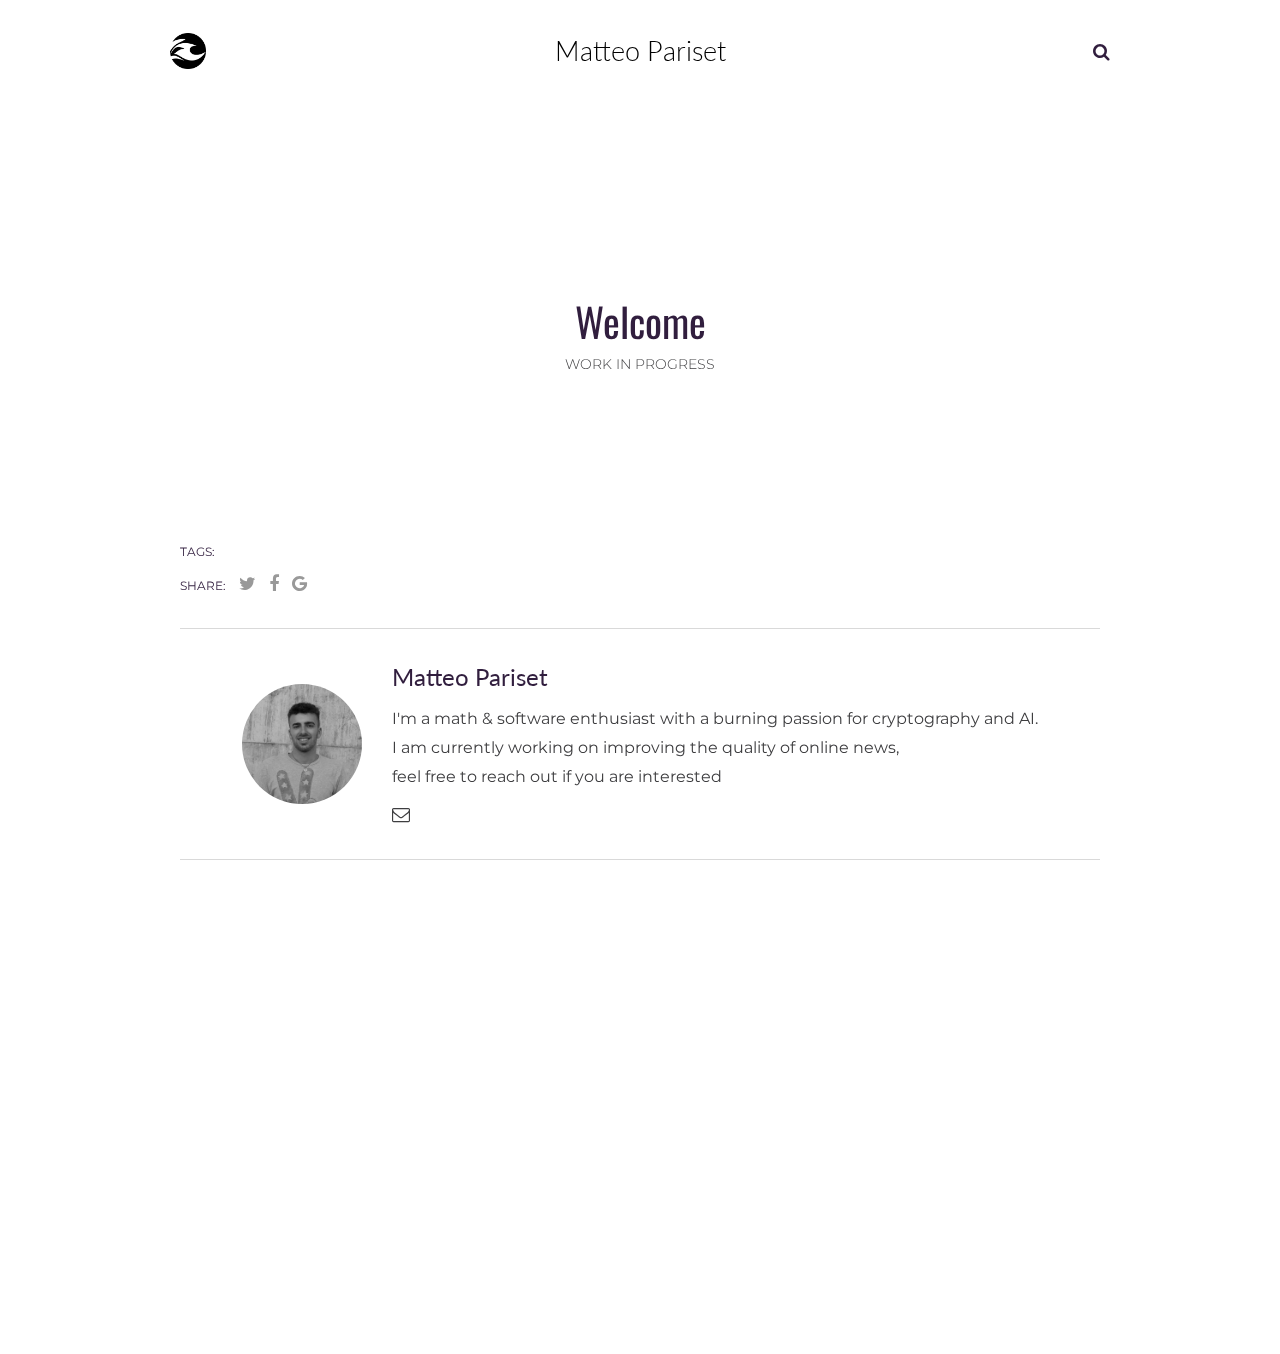
<file: welcome/index.html>
<!DOCTYPE html>
<html lang="en">
<head>
	<meta charset="utf-8">
	<title>Welcome - Ideas & Projects | Matteo Pariset</title>
	<meta name="description" content="Work in progress">
	<meta http-equiv="X-UA-Compatible" content="IE=edge">
	<meta name="viewport" content="width=device-width, initial-scale=1, maximum-scale=1">
	<meta property="og:image" content="">
	<link rel="shortcut icon" href="/assets/img/favicon/favicon.ico" type="image/x-icon">
	<link rel="apple-touch-icon" href="/assets/img/favicon/apple-touch-icon.png">
	<link rel="apple-touch-icon" sizes="72x72" href="/assets/img/favicon/apple-touch-icon-72x72.png">
	<link rel="apple-touch-icon" sizes="114x114" href="/assets/img/favicon/apple-touch-icon-114x114.png">
	<script async src="https://www.googletagmanager.com/gtag/js?id=UA-134071847-1"></script>
<script>
  window.dataLayer = window.dataLayer || [];
  function gtag(){dataLayer.push(arguments);}
  gtag('js', new Date());

  gtag('config', 'UA-134071847-1');
</script>

	<!-- Chrome, Firefox OS and Opera -->
	<meta name="theme-color" content="#311e3e">
	<!-- Windows Phone -->
	<meta name="msapplication-navbutton-color" content="#311e3e">
	<!-- iOS Safari -->
	<meta name="apple-mobile-web-app-status-bar-style" content="#311e3e">
	<!-- Google Fonts -->
	<link href="https://fonts.googleapis.com/css?family=Montserrat:300,400,700" rel="stylesheet">
	<link href="https://fonts.googleapis.com/css?family=Lato:300,400,700" rel="stylesheet">
	<link href="https://fonts.googleapis.com/css?family=Oswald" rel="stylesheet">
	<!-- Font Awesome -->
	<link rel="stylesheet" href="/assets/fonts/font-awesome/css/font-awesome.min.css">
	<!-- Styles -->
	<link rel="stylesheet" href="/assets/css/main.css">
</head>

<body>
  <div class="flex-container">
  <header class="main-header">
  <div class="wrapper">
    <div class="header-flex">
      <div class="menu-icon-container">
        <span class="menu-icon"><img src="/assets/img/logo.png" class="menu-icon-logo"></span>
      </div>
      <nav class="main-nav">
        <span class="menu-icon-close"><i class="fa fa-times" aria-hidden="true"></i></span>
        <ul>
          <li><a href="/">Home</a></li>
          <li><a href="/about">About</a></li>
        </ul>
      </nav>
      <p class="logo"><a href="/">Matteo Pariset</a></p>
      <div class="search-icon-container">
        <span class="search-icon"><a><i class="fa fa-search" aria-hidden="true"></i></a></span>
      </div>
    </div>
  </div>
</header> <!-- End Header -->

  <article class="article-page">
    <div class="page-image">
      <div class="cover-image-fading" style="background: url(/assets/img/fading.png) bottom repeat-x; background-size: 90px;"></div>
      <div class="cover-image" style="background: url(/assets/img/) center no-repeat; background-size: cover;"></div>
    </div>
    <div class="wrapper">
      <div class="page-content">
        <div class="header-page">
          <div class="header-background"></div>
          <h1 class="page-title">Welcome</h1>
          <div class="page-date">Work in progress</div>
        </div>
        

        <div class="page-footer">
          <div class="page-tag">
            <span>Tags:</span>
            
          </div><!-- End Tags -->
          <div class="page-share">
            <span>Share:</span>
            <a href="https://twitter.com/intent/tweet?text=Welcome&url=https://matteopariset.github.io/welcome/" title="Share on Twitter" rel="nofollow" target="_blank"><i class="fa fa-twitter" aria-hidden="true"></i></a>
            <a href="https://facebook.com/sharer.php?u=https://matteopariset.github.io/welcome/" title="Share on Facebook" rel="nofollow" target="_blank"><i class="fa fa-facebook" aria-hidden="true"></i></a>
            <a href="https://plus.google.com/share?url=https://matteopariset.github.io/welcome/" title="Share on Google+" rel="nofollow" target="_blank"><i class="fa fa-google" aria-hidden="true"></i></a>
          </div><!-- End Share -->
		  
        </div>
        <section class="author-box">
  <img src="/assets/img/my-face.jpg" alt="Matteo Pariset" class="author-img">
  <div class="author-desc">
    <h2>Matteo Pariset</h2>
    <p>I'm a math & software enthusiast with a burning passion for cryptography and AI. </br> I am currently working on improving the quality of online news,</br>feel free to reach out if you are interested</p>
    <ul>
      
        <li class="email"><a href="mailto:matteopariset@gmail.com"><i class="fa fa-envelope-o"></i></a></li>
      
      
      
      
    </ul>
  </div>
</section>

        <div class="recent-box">
  <h2 class="recent-title">Recent post</h2>
  <div class="recent-list">
    
      
		
			<a href="/superglue/" class="recent-item" style="background: url(/assets/img/letters-wall.jpg) center no-repeat; background-size: cover;"><span>SuperGLUE Benchmark</span></a>
		
      
    
      
		
      
    
      
		
			<a href="/fake-news-pt1/" class="recent-item" style="background: url(/assets/img/newspaper-digital-light.jpg) center no-repeat; background-size: cover;"><span>Against Fake News / part 1</span></a>
		
      
    
      
		
			<a href="/intro-back-propagation/" class="recent-item" style="background: url(/assets/img/ai-wall.jpg) center no-repeat; background-size: cover;"><span>Learning Algorithms</span></a>
		
      
    
  </div>
</div> <!-- End Recent-Box -->

        <!-- include newsletter.html -->
        <section class="comment-area">
  <div class="comment-wrapper">
    
    <div id="disqus_thread" class="article-comments"></div>
    <script>
		var disqus_config = function () {
			this.page.url = page.title;
			this.page.identifier = page.title;
		};

      (function() {
          var d = document, s = d.createElement('script');
          s.src = '//matteopariset.disqus.com/embed.js';
          s.setAttribute('data-timestamp', +new Date());
          (d.head || d.body).appendChild(s);
      })();
    </script>
    <noscript>Please enable JavaScript to view the <a href="https://disqus.com/?ref_noscript">comments powered by Disqus.</a></noscript>
    
  </div>
</section> <!-- End Comment Area -->
      </div>
    </div> <!-- End Wrapper -->
  </article>
  <div class="search-box">
  <div class="wrapper">
    <div class="search-grid">
      <form class="search-form">
        <div id="search-container">
          <input type="text" id="search-input" class="search" placeholder="Search">
        </div>
      </form>
      <ul id="results-container" class="results-search"></ul>
      <div class="icon-close-container">
        <span class="search-icon-close"><i class="fa fa-times" aria-hidden="true"></i></span>
      </div>
    </div>
  </div>
</div>

  <footer class="main-footer">
  <div class="copyright">
    <p>2020 &copy; Matteo Pariset</p>
  </div>
</footer> <!-- End Footer -->

</div>

  <!-- JS -->
<script src="/assets/js/jquery-3.2.1.min.js"></script>
<script src="/assets/js/jekyll-search.js"></script>
<script>
  SimpleJekyllSearch({
    searchInput: document.getElementById('search-input'),
    resultsContainer: document.getElementById('results-container'),
    json: '/search.json',
    searchResultTemplate: '<li><a href="{url}" title="{desc}">{title}</a></li>',
    noResultsText: 'No results found',
    fuzzy: false,
    exclude: ['Welcome']
  });
</script>
<script src="/assets/js/main.js"></script>

</body>
</html>
</file>
<file: assets/css/main.css>
.highlight {
  background-color: #faf9f9;
  -webkit-border-radius: 3px;
          border-radius: 3px;
  margin: 0;
}

.highlighter-rouge {
  color: #87314e;
  font-weight: 400;
  border: 1px solid #607D8B;
  -webkit-border-radius: 3px;
          border-radius: 3px;
  padding: 0.1rem 0.5rem;
}

.highlight .hll {
  background-color: #ffc;
}

.highlight .c {
  color: #999;
}

/* Comment */
.highlight .err {
  color: #a00;
  background-color: #faa;
}

/* Error */
.highlight .k {
  color: #069;
}

/* Keyword */
.highlight .o {
  color: #555;
}

/* Operator */
.highlight .cm {
  color: #09f;
  font-style: italic;
}

/* Comment.Multiline */
.highlight .cp {
  color: #099;
}

/* Comment.Preproc */
.highlight .c1 {
  color: #999;
}

/* Comment.Single */
.highlight .cs {
  color: #999;
}

/* Comment.Special */
.highlight .gd {
  background-color: #fcc;
  border: 1px solid #c00;
}

/* Generic.Deleted */
.highlight .ge {
  font-style: italic;
}

/* Generic.Emph */
.highlight .gr {
  color: #f00;
}

/* Generic.Error */
.highlight .gh {
  color: #030;
}

/* Generic.Heading */
.highlight .gi {
  background-color: #cfc;
  border: 1px solid #0c0;
}

/* Generic.Inserted */
.highlight .go {
  color: #aaa;
}

/* Generic.Output */
.highlight .gp {
  color: #009;
}

/* Generic.Prompt */
/* Generic.Strong */
.highlight .gu {
  color: #030;
}

/* Generic.Subheading */
.highlight .gt {
  color: #9c6;
}

/* Generic.Traceback */
.highlight .kc {
  color: #069;
}

/* Keyword.Constant */
.highlight .kd {
  color: #069;
}

/* Keyword.Declaration */
.highlight .kn {
  color: #069;
}

/* Keyword.Namespace */
.highlight .kp {
  color: #069;
}

/* Keyword.Pseudo */
.highlight .kr {
  color: #069;
}

/* Keyword.Reserved */
.highlight .kt {
  color: #078;
}

/* Keyword.Type */
.highlight .m {
  color: #f60;
}

/* Literal.Number */
.highlight .s {
  color: #d44950;
}

/* Literal.String */
.highlight .na {
  color: #4f9fcf;
}

/* Name.Attribute */
.highlight .nb {
  color: #366;
}

/* Name.Builtin */
.highlight .nc {
  color: #0a8;
}

/* Name.Class */
.highlight .no {
  color: #360;
}

/* Name.Constant */
.highlight .nd {
  color: #99f;
}

/* Name.Decorator */
.highlight .ni {
  color: #999;
}

/* Name.Entity */
.highlight .ne {
  color: #c00;
}

/* Name.Exception */
.highlight .nf {
  color: #c0f;
}

/* Name.Function */
.highlight .nl {
  color: #99f;
}

/* Name.Label */
.highlight .nn {
  color: #0cf;
}

/* Name.Namespace */
.highlight .nt {
  color: #2f6f9f;
}

/* Name.Tag */
.highlight .nv {
  color: #033;
}

/* Name.Variable */
.highlight .ow {
  color: #000;
}

/* Operator.Word */
.highlight .w {
  color: #bbb;
}

/* Text.Whitespace */
.highlight .mf {
  color: #f60;
}

/* Literal.Number.Float */
.highlight .mh {
  color: #f60;
}

/* Literal.Number.Hex */
.highlight .mi {
  color: #f60;
}

/* Literal.Number.Integer */
.highlight .mo {
  color: #f60;
}

/* Literal.Number.Oct */
.highlight .sb {
  color: #c30;
}

/* Literal.String.Backtick */
.highlight .sc {
  color: #c30;
}

/* Literal.String.Char */
.highlight .sd {
  color: #c30;
  font-style: italic;
}

/* Literal.String.Doc */
.highlight .s2 {
  color: #c30;
}

/* Literal.String.Double */
.highlight .se {
  color: #c30;
}

/* Literal.String.Escape */
.highlight .sh {
  color: #c30;
}

/* Literal.String.Heredoc */
.highlight .si {
  color: #a00;
}

/* Literal.String.Interpol */
.highlight .sx {
  color: #c30;
}

/* Literal.String.Other */
.highlight .sr {
  color: #3aa;
}

/* Literal.String.Regex */
.highlight .s1 {
  color: #c30;
}

/* Literal.String.Single */
.highlight .ss {
  color: #fc3;
}

/* Literal.String.Symbol */
.highlight .bp {
  color: #366;
}

/* Name.Builtin.Pseudo */
.highlight .vc {
  color: #033;
}

/* Name.Variable.Class */
.highlight .vg {
  color: #033;
}

/* Name.Variable.Global */
.highlight .vi {
  color: #033;
}

/* Name.Variable.Instance */
.highlight .il {
  color: #f60;
}

/* Literal.Number.Integer.Long */
.css .o,
.css .o + .nt,
.css .nt + .nt {
  color: #999;
}

/*! normalize.css v7.0.0 | MIT License | github.com/necolas/normalize.css */
/* Document
   ========================================================================== */
/**
 * 1. Correct the line height in all browsers.
 * 2. Prevent adjustments of font size after orientation changes in
 *    IE on Windows Phone and in iOS.
 */
html {
  line-height: 1.15;
  /* 1 */
  -ms-text-size-adjust: 100%;
  /* 2 */
  -webkit-text-size-adjust: 100%;
  /* 2 */
}

/* Sections
   ========================================================================== */
/**
 * Remove the margin in all browsers (opinionated).
 */
body {
  margin: 0;
}

/**
 * Add the correct display in IE 9-.
 */
article,
aside,
footer,
header,
nav,
section {
  display: block;
}

/**
 * Correct the font size and margin on `h1` elements within `section` and
 * `article` contexts in Chrome, Firefox, and Safari.
 */
h1 {
  font-size: 2em;
  margin: 0.67em 0;
}

/* Grouping content
   ========================================================================== */
/**
 * Add the correct display in IE 9-.
 * 1. Add the correct display in IE.
 */
figcaption,
figure,
main {
  /* 1 */
  display: block;
}

/**
 * Add the correct margin in IE 8.
 */
figure {
  margin: 1em 40px;
}

/**
 * 1. Add the correct box sizing in Firefox.
 * 2. Show the overflow in Edge and IE.
 */
hr {
  -webkit-box-sizing: content-box;
          box-sizing: content-box;
  /* 1 */
  height: 0;
  /* 1 */
  overflow: visible;
  /* 2 */
}

/**
 * 1. Correct the inheritance and scaling of font size in all browsers.
 * 2. Correct the odd `em` font sizing in all browsers.
 */
pre {
  font-family: monospace, monospace;
  /* 1 */
  font-size: 1em;
  /* 2 */
}

/* Text-level semantics
   ========================================================================== */
/**
 * 1. Remove the gray background on active links in IE 10.
 * 2. Remove gaps in links underline in iOS 8+ and Safari 8+.
 */
a {
  background-color: transparent;
  /* 1 */
  -webkit-text-decoration-skip: objects;
  /* 2 */
}

/**
 * 1. Remove the bottom border in Chrome 57- and Firefox 39-.
 * 2. Add the correct text decoration in Chrome, Edge, IE, Opera, and Safari.
 */
abbr[title] {
  border-bottom: none;
  /* 1 */
  text-decoration: underline;
  /* 2 */
  text-decoration: underline dotted;
  /* 2 */
}

/**
 * Prevent the duplicate application of `bolder` by the next rule in Safari 6.
 */
b,
strong {
  font-weight: inherit;
}

/**
 * Add the correct font weight in Chrome, Edge, and Safari.
 */
b,
strong {
  font-weight: bolder;
}

/**
 * 1. Correct the inheritance and scaling of font size in all browsers.
 * 2. Correct the odd `em` font sizing in all browsers.
 */
code,
kbd,
samp {
  font-family: monospace, monospace;
  /* 1 */
  font-size: 1em;
  /* 2 */
}

/**
 * Add the correct font style in Android 4.3-.
 */
dfn {
  font-style: italic;
}

/**
 * Add the correct background and color in IE 9-.
 */
mark {
  background-color: #ff0;
  color: #000;
}

/**
 * Add the correct font size in all browsers.
 */
small {
  font-size: 80%;
}

/**
 * Prevent `sub` and `sup` elements from affecting the line height in
 * all browsers.
 */
sub,
sup {
  font-size: 75%;
  line-height: 0;
  position: relative;
  vertical-align: baseline;
}

sub {
  bottom: -0.25em;
}

sup {
  top: -0.5em;
}

/* Embedded content
   ========================================================================== */
/**
 * Add the correct display in IE 9-.
 */
audio,
video {
  display: inline-block;
}

/**
 * Add the correct display in iOS 4-7.
 */
audio:not([controls]) {
  display: none;
  height: 0;
}

/**
 * Remove the border on images inside links in IE 10-.
 */
img {
  border-style: none;
}

/**
 * Hide the overflow in IE.
 */
svg:not(:root) {
  overflow: hidden;
}

/* Forms
   ========================================================================== */
/**
 * 1. Change the font styles in all browsers (opinionated).
 * 2. Remove the margin in Firefox and Safari.
 */
button,
input,
optgroup,
select,
textarea {
  font-family: sans-serif;
  /* 1 */
  font-size: 100%;
  /* 1 */
  line-height: 1.15;
  /* 1 */
  margin: 0;
  /* 2 */
}

/**
 * Show the overflow in IE.
 * 1. Show the overflow in Edge.
 */
button,
input {
  /* 1 */
  overflow: visible;
}

/**
 * Remove the inheritance of text transform in Edge, Firefox, and IE.
 * 1. Remove the inheritance of text transform in Firefox.
 */
button,
select {
  /* 1 */
  text-transform: none;
}

/**
 * 1. Prevent a WebKit bug where (2) destroys native `audio` and `video`
 *    controls in Android 4.
 * 2. Correct the inability to style clickable types in iOS and Safari.
 */
button,
html [type="button"],
[type="reset"],
[type="submit"] {
  -webkit-appearance: button;
  /* 2 */
}

/**
 * Remove the inner border and padding in Firefox.
 */
button::-moz-focus-inner,
[type="button"]::-moz-focus-inner,
[type="reset"]::-moz-focus-inner,
[type="submit"]::-moz-focus-inner {
  border-style: none;
  padding: 0;
}

/**
 * Restore the focus styles unset by the previous rule.
 */
button:-moz-focusring,
[type="button"]:-moz-focusring,
[type="reset"]:-moz-focusring,
[type="submit"]:-moz-focusring {
  outline: 1px dotted ButtonText;
}

/**
 * Correct the padding in Firefox.
 */
fieldset {
  padding: 0.35em 0.75em 0.625em;
}

/**
 * 1. Correct the text wrapping in Edge and IE.
 * 2. Correct the color inheritance from `fieldset` elements in IE.
 * 3. Remove the padding so developers are not caught out when they zero out
 *    `fieldset` elements in all browsers.
 */
legend {
  -webkit-box-sizing: border-box;
          box-sizing: border-box;
  /* 1 */
  color: inherit;
  /* 2 */
  display: table;
  /* 1 */
  max-width: 100%;
  /* 1 */
  padding: 0;
  /* 3 */
  white-space: normal;
  /* 1 */
}

/**
 * 1. Add the correct display in IE 9-.
 * 2. Add the correct vertical alignment in Chrome, Firefox, and Opera.
 */
progress {
  display: inline-block;
  /* 1 */
  vertical-align: baseline;
  /* 2 */
}

/**
 * Remove the default vertical scrollbar in IE.
 */
textarea {
  overflow: auto;
}

/**
 * 1. Add the correct box sizing in IE 10-.
 * 2. Remove the padding in IE 10-.
 */
[type="checkbox"],
[type="radio"] {
  -webkit-box-sizing: border-box;
          box-sizing: border-box;
  /* 1 */
  padding: 0;
  /* 2 */
}

/**
 * Correct the cursor style of increment and decrement buttons in Chrome.
 */
[type="number"]::-webkit-inner-spin-button,
[type="number"]::-webkit-outer-spin-button {
  height: auto;
}

/**
 * 1. Correct the odd appearance in Chrome and Safari.
 * 2. Correct the outline style in Safari.
 */
[type="search"] {
  -webkit-appearance: textfield;
  /* 1 */
  outline-offset: -2px;
  /* 2 */
}

/**
 * Remove the inner padding and cancel buttons in Chrome and Safari on macOS.
 */
[type="search"]::-webkit-search-cancel-button,
[type="search"]::-webkit-search-decoration {
  -webkit-appearance: none;
}

/**
 * 1. Correct the inability to style clickable types in iOS and Safari.
 * 2. Change font properties to `inherit` in Safari.
 */
::-webkit-file-upload-button {
  -webkit-appearance: button;
  /* 1 */
  font: inherit;
  /* 2 */
}

/* Interactive
   ========================================================================== */
/*
 * Add the correct display in IE 9-.
 * 1. Add the correct display in Edge, IE, and Firefox.
 */
details,
menu {
  display: block;
}

/*
 * Add the correct display in all browsers.
 */
summary {
  display: list-item;
}

/* Scripting
   ========================================================================== */
/**
 * Add the correct display in IE 9-.
 */
canvas {
  display: inline-block;
}

/**
 * Add the correct display in IE.
 */
template {
  display: none;
}

/* Hidden
   ========================================================================== */
/**
 * Add the correct display in IE 10-.
 */
[hidden] {
  display: none;
}

/* = = = = = = = = = = Main Styles = = = = = = = = = = */
*, *::after, *::before {
  -webkit-box-sizing: border-box;
          box-sizing: border-box;
}

html, body {
  height: 100%;
  overflow-x: hidden;
}

html {
  line-height: 1.5;
}

body {
  font-family: 'Montserrat', sans-serif;
  color: #3e3e40;
  margin: 0;
  background-color: #fff;
  -webkit-font-smoothing: antialiased;
  -moz-osx-font-smoothing: grayscale;
  -webkit-overflow-scrolling: touch;
}

h1, h2, h3, h4, h5, h6 {
  font-family: 'Lato', sans-serif;
  color: #311e3e;
  font-weight: 400;
}

img {
  height: auto;
  max-width: 100%;
}

a {
  color: #87314e;
}

blockquote {
  border-left: 3px solid #311e3e;
  padding-left: 18px;
  margin-left: 21px;
  font-style: italic;
  color: #311e3e;
}

pre {
  padding: 16px 32px;
  overflow-x: auto;
}

pre code {
  border: 0;
  padding-right: 0;
  padding-left: 0;
}

.flex-container {
  display: -webkit-box;
  display: -webkit-flex;
  display: -ms-flexbox;
  display: flex;
  -webkit-box-orient: vertical;
  -webkit-box-direction: normal;
  -webkit-flex-direction: column;
      -ms-flex-direction: column;
          flex-direction: column;
  min-height: 100vh;
  -webkit-transition: -webkit-transform 0.4s cubic-bezier(0.16, 0.68, 0.43, 0.99);
  transition: -webkit-transform 0.4s cubic-bezier(0.16, 0.68, 0.43, 0.99);
  transition: transform 0.4s cubic-bezier(0.16, 0.68, 0.43, 0.99);
  transition: transform 0.4s cubic-bezier(0.16, 0.68, 0.43, 0.99), -webkit-transform 0.4s cubic-bezier(0.16, 0.68, 0.43, 0.99);
}

.flex-container.active {
  -webkit-transform: translate3d(300px, 0, 0);
          transform: translate3d(300px, 0, 0);
}

.flex-container.active::after {
  content: "";
  position: fixed;
  top: 0;
  right: 0;
  bottom: 0;
  left: 0;
  z-index: 2;
  background-color: rgba(0, 0, 0, 0.5);
}

.article-page {
  /* background-color: #e0e0e0; */
}

.content {
  -webkit-box-flex: 1;
  -webkit-flex-grow: 1;
      -ms-flex-positive: 1;
          flex-grow: 1;
}

.wrapper {
  width: 960px;
  max-width: 90%;
  margin: 0 auto;
  position: relative;
}

::-moz-selection {
  background: rgba(49, 30, 62, 0.7);
  color: #ffffff;
}

::selection {
  background: rgba(49, 30, 62, 0.7);
  color: #ffffff;
}

.clearfix::before, .clearfix::after {
  content: "";
  display: table;
  clear: both;
}

.clearfix::before {
  clear: both;
}

/* = = = = = = = = = = Header Styles = = = = = = = = = = */
.main-header {
  font-family: 'Lato', sans-serif;
  padding: 15px 0;
  background-color: #fff;
  -webkit-box-shadow: 0px -5px 15px rgba(0, 0, 0, 0.3);
          box-shadow: 0px -5px 15px rgba(0, 0, 0, 0.3);
}

.main-header .header-flex {
  display: -webkit-box;
  display: -webkit-flex;
  display: -ms-flexbox;
  display: flex;
  -webkit-box-pack: justify;
  -webkit-justify-content: space-between;
      -ms-flex-pack: justify;
          justify-content: space-between;
  -webkit-box-align: center;
  -webkit-align-items: center;
      -ms-flex-align: center;
          align-items: center;
}

.main-header .logo {
  width: 50%;
  text-align: center;
}

.main-header .logo a {
  text-decoration: none;
  font-size: 27px;
  font-weight: 300;
  color: #000000;
}

.main-nav {
  position: fixed;
  top: 0;
  left: 0;
  z-index: 10;
  width: 300px;
  height: 100%;
  background-color: #fff;
  padding: 25px 30px;
  -webkit-transform: translate3d(-300px, 0, 0);
          transform: translate3d(-300px, 0, 0);
}

.main-nav ul {
  padding: 15px 0 0;
  margin: 0;
  list-style: none;
}

.main-nav ul li {
  border-bottom: 1px solid #d9d9d9;
}

.main-nav ul li a {
  display: block;
  padding: 15px 0;
  text-decoration: none;
  text-transform: uppercase;
  font-weight: 400;
  font-size: 18px;
  color: #311e3e;
}

.main-nav ul li a:hover {
  opacity: .8;
  color: #87314e;
}

.menu-icon-container {
  width: 25%;
  text-align: left;
}

.search-icon-container {
  width: 25%;
  text-align: right;
}

.menu-icon,
.menu-icon-close,
.search-icon a,
.search-icon-close {
  cursor: pointer;
  font-size: 18px;
  color: #311e3e;
  -webkit-transition: all .4s;
  transition: all .4s;
  padding: 10px;
}

.menu-icon:hover,
.menu-icon-close:hover,
.search-icon a:hover,
.search-icon-close:hover {
  opacity: .8;
}

.menu-icon-logo {
	width: 2em;
	vertical-align: middle;
}

/* = = = = = = = = = = Search Styles = = = = = = = = = = */
.search-box {
  padding-top: 40px;
  position: fixed;
  top: 0;
  right: 0;
  bottom: 0;
  left: 0;
  z-index: 100;
  background: #fff;
  -webkit-transition: all .4s ease-in-out;
  transition: all .4s ease-in-out;
  -webkit-transform: translate(0, -100%) scale(0, 0);
      -ms-transform: translate(0, -100%) scale(0, 0);
          transform: translate(0, -100%) scale(0, 0);
}

.search-grid {
  width: 60%;
  margin: 0 auto;
}

.search-form {
  margin-bottom: 15px;
}

.search-form .search {
  width: 100%;
  padding: 15px;
  border: none;
  border-bottom: 1px solid #d9d9d9;
  outline: none;
  font-size: 21px;
  color: #3e3e40;
}

.results-search {
  list-style: none;
  overflow: auto;
  height: 90vh;
  margin: 0;
  padding: 0;
}

.results-search li {
  padding-bottom: 15px;
  margin-bottom: 15px;
  border-bottom: 1px solid #d9d9d9;
}

.results-search li a {
  text-decoration: none;
  color: #3e3e40;
}

.results-search li a:hover {
  color: #87314e;
  opacity: .8;
}

.search-box.search-active {
  -webkit-transform: translate(0, 0) scale(1, 1);
      -ms-transform: translate(0, 0) scale(1, 1);
          transform: translate(0, 0) scale(1, 1);
}

.icon-close-container {
  position: absolute;
  top: 0;
  right: 0;
}

/* = = = = = = = = = = Post-Card Styles = = = = = = = = = = */
.post-card-box {
  margin: 2em 0 2em;
  padding: 0;
}

.banner {
	margin-top: 0em;
	margin-bottom: 0em;
}

.small-banner {
	width: 50%;
}

.big-banner {
	width: 100%;
}

.post-card-box li {
  position: relative;
  list-style: none;
  float: left;
  -webkit-transition: all .3s;
  transition: all .3s;
}

.post-card-box li:hover {
  opacity: 0.9;
}

.post-card {
  position: relative;
  margin-bottom: 6px;
  margin-left: 3px;
  margin-right: 3px;
}

.post-card .post-card-image {
  display: block;
  width: 100%;
  background-size: cover;
  background-position: center;
  background-repeat: no-repeat;
}

.post-card .normal-card {
	min-height: 250px;
}

.post-card .huge-card {
	min-height: 500px;
}

.post-card .post-card-image::after {
  content: "";
  display: block;
  position: absolute;
  top: 0;
  left: 0;
  right: 0;
  bottom: 0;
  background: rgba(0, 0, 0, 0.3);
}

.post-card .post-card-body {
  position: absolute;
  left: 2em;
  right: 2em;
}

.huge-body {
	bottom: 3.5em;
}

.normal-body {
	bottom: 1.5em;
}

.post-card .post-card-body .post-card-link {
  text-decoration: none;
  display: block;
}

.post-card .post-card-body .post-card-title {
  font-family: 'Lato', sans-serif;
  font-weight: 700;
  text-transform: uppercase;
  color: #fff;
  margin: 0 0 10px;
}

.post-card .huge-body .post-card-title {
	font-size: 35px;
	max-width: 50%;
	line-height: 1.3;
}

.post-card .normal-body .post-card-title {
	font-size: 22px;
}

.post-card .post-card-body .post-card-title:hover {
  opacity: .8;
}

.post-card .post-card-body .tag {
  text-decoration: none;
  font-size: 11px;
  text-transform: uppercase;
  color: #fff;
}

.post-card .post-card-body .tag:hover {
  text-decoration: underline;
}

.post-card .post-card-virtual {
	position: absolute;
	width: 100%;
	top: 20%;
	left: 0;
	align-items: center;
	justify-content: center;
	text-align: center;
}

.post-card-virtual h2 {
	font-family: 'Lato', sans-serif;
	font-weight: 400;
	margin-top: 0.4em;
	margin-bottom: 0.1em;
}

.post-card-virtual h4 {
	font-family: 'Montserrat', sans-serif;
	font-weight: 300;
	margin-top: 0px;
}

.post-card-virtual .dark {
	color: black;
}

.post-card-virtual .light {
	color: white;
}

.huge-card-description {
	text-decoration: none;
}

.huge-card-text {
	color: white;
	max-width: 50%;
	margin: 0;
	font-weight: 300;
	line-height: 1.5em;
}

/* = = = = = = = = = = Pagination Styles = = = = = = = = = = */
.pagination {
  margin-bottom: 30px;
}

.pagination .previous {
  float: left;
}

.pagination .next {
  float: right;
}

.pagination .previous, .pagination .next {
  text-decoration: none;
  text-transform: uppercase;
  font-size: 14px;
  color: #3e3e40;
}

.pagination .previous:hover, .pagination .next:hover {
  opacity: .8;
  color: #87314e;
}

/* = = = = = = = = = = Footer Styles = = = = = = = = = = */
.main-footer {
  padding: 15px 0;
  background-color: #efefef;
}

.main-footer .copyright {
  text-align: center;
  color: #311e3e;
  font-size: 16px;
}

/* = = = = = = = = = = Post-Page Styles = = = = = = = = = = */
.page-image {
  position: relative;
  padding: 0;
  margin: 0;
  height: 400px;
  background-color: #fff;
  overflow: hidden;
}

.cover-image {
  position: absolute;
  top: 0px;
  z-index: 1;
}

.cover-image-fading {
  position: absolute;
  bottom: -1px;
  height: 200px;
  width: 100%;
  z-index: 10;
}

.page-image .cover-image, .cover-image-fading {
  height: 100%;
  width: 100%;
}

.page-content {
  margin-top: -250px;
  margin-bottom: 100px;
  padding: 20px;
}

.page-content p {
  line-height: 1.8;
}

.header-page {
  position: relative;
  margin-bottom: 150px;
  padding-top: 2%;
  padding-bottom: 2%;
}

.header-page h1 {
  font-family: 'Oswald', sans-serif;
  font-weight: 400;
  font-size: 40px;
  text-align: center;
  margin: 0 0 3px;
}

.header-page .page-date {
  text-align: center;
  font-size: 14px;
  text-transform: uppercase;
  font-weight: 300;
  z-index: 10;
}

.header-background {
  background: white;
  position: absolute;
  top: 0;
  height: 100%;
  width: 100%;
  z-index: -1;
  -webkit-border-bottom-right-radius: 50px;
  border-bottom-right-radius: 50px;
  -webkit-border-top-left-radius: 50px;
  border-top-left-radius: 50px;
  -webkit-border-bottom-left-radius: 50px;
  border-bottom-left-radius: 50px;
  -webkit-border-top-right-radius: 20px;
  border-top-right-radius: 20px;
  -webkit-box-shadow: 0px 1px 1px rgba(0, 0, 0, 0.3);
  box-shadow: 0px 1px 1px rgba(0, 0, 0, 0.3);

}

.page-footer {
  margin-top: 30px;
  padding-bottom: 30px;
  padding-bottom: 30px;
  border-bottom: 1px solid #d9d9d9;
}

.page-footer .page-copyright {
	text-transform: uppercase;
	font-size: 12px;
	margin-bottom: 10px;
	text-align: right;
}

.page-footer .page-copyright a {
	text-decoration: none;
}

.page-footer .page-tag,
.page-footer .page-share {
  text-transform: uppercase;
  font-size: 12px;
  color: #311e3e;
}

.page-footer .page-tag {
  margin-bottom: 10px;
}

.page-footer .page-tag a {
  text-decoration: none;
  color: #87314e;
}

.page-footer .page-tag a:hover {
  opacity: .8;
}

.page-footer .page-share a {
  text-decoration: none;
  color: #999999;
  margin-left: 10px;
  font-size: 18px;
}

.page-footer .page-share a:hover {
  opacity: .8;
}

.recent-box {
  margin-top: 30px;
  padding-bottom: 30px;
  border-bottom: 1px solid #d9d9d9;
}

.recent-box .recent-title {
  font-family: 'Lato', sans-serif;
  font-weight: 400;
  color: #311e3e;
  text-align: center;
  margin: 0 0 30px;
}

.recent-box .recent-list .recent-item {
  position: relative;
  display: inline-block;
  width: 24%;
  height: 150px;
  margin-left: 0.5%;
  margin-bottom: 0.5%;
  -webkit-transition: all .3s;
  transition: all .3s;
}

.recent-box .recent-list .recent-item span {
  position: absolute;
  font-size: 12px;
  left: 2.5%;
  bottom: 10%;
  color: #fff;
}

.recent-box .recent-list .recent-item:hover {
  opacity: 0.8;
}

.newsletter {
  text-align: center;
  margin-top: 30px;
  padding-bottom: 60px;
  margin-bottom: 30px;
  border-bottom: 1px solid #efefef;
}

.newsletter .newsletter-title {
  font-weight: 400;
}

.newsletter .form-container {
  padding: 30px;
  background-color: #efefef;
  width: 720px;
  max-width: 100%;
  margin: 0 auto;
}

.newsletter .form-container p {
  margin: 0;
}

.newsletter .screen-reader-text {
  clip: rect(1px, 1px, 1px, 1px);
  height: 1px;
  overflow: hidden;
  position: absolute !important;
  width: 1px;
  word-wrap: normal !important;
}

.newsletter .newsletter-box {
  position: relative;
  max-width: 100%;
  margin: 25px 0;
  display: -webkit-box;
  display: -webkit-flex;
  display: -ms-flexbox;
  display: flex;
  -webkit-box-align: stretch;
  -webkit-align-items: stretch;
      -ms-flex-align: stretch;
          align-items: stretch;
}

.newsletter .newsletter-box .email-input {
  -webkit-box-flex: 1;
  -webkit-flex-grow: 1;
      -ms-flex-positive: 1;
          flex-grow: 1;
  height: 40px;
  padding: 8px 10px;
  width: 100%;
  max-width: 100%;
  color: #3e3e40;
  border: none;
  -webkit-border-radius: 2px;
          border-radius: 2px;
  font-size: 14px;
  outline: none;
}

.newsletter .newsletter-box .subscribe-btn {
  -webkit-flex-shrink: 0;
      -ms-flex-negative: 0;
          flex-shrink: 0;
  width: 100px;
  height: 40px;
  font-size: 14px;
  text-align: center;
  color: #fff;
  background-color: #311e3e;
  vertical-align: baseline;
  cursor: pointer;
  border: none;
  -webkit-border-radius: 2px;
          border-radius: 2px;
  outline: none;
  -webkit-transition: all .3s;
  transition: all .3s;
}

.newsletter .newsletter-box .subscribe-btn:hover {
  background-color: #87314e;
}

/* = = = = = = = = = = Author Box Styles = = = = = = = = = = */
.author-box {
  display: -webkit-box;
  display: -webkit-flex;
  display: -ms-flexbox;
  display: flex;
  -webkit-box-pack: center;
  -webkit-justify-content: center;
      -ms-flex-pack: center;
          justify-content: center;
  -webkit-box-align: center;
  -webkit-align-items: center;
      -ms-flex-align: center;
          align-items: center;
  margin-top: 30px;
  padding-bottom: 30px;
  border-bottom: 1px solid #d9d9d9;
}

.author-box .author-img {
  width: 120px;
  height: 120px;
  margin-right: 30px;
  -webkit-border-radius: 100%;
          border-radius: 100%;
}

.author-box .author-desc h2 {
  margin: 0 0 10px;
}

.author-box .author-desc p {
  margin: 0 0 10px;
}

.author-box .author-desc ul {
  list-style: none;
  margin: 0;
  padding: 0;
}

.author-box .author-desc li {
  display: inline-block;
  margin-left: 10px;
}

.author-box .author-desc li:first-child {
  margin-left: 0;
}

.author-box .author-desc li a {
  font-size: 18px;
  color: #3e3e40;
}

.author-box .author-desc li a:hover {
  opacity: .8;
}

/* = = = = = = = = = = About Page Styles = = = = = = = = = = */
.small-wrapper {
  width: 700px;
  max-width: 90%;
  margin: 0 auto;
}

.about-container {
  margin: 100px 0 100px;
}

.about-header {
  position: relative;
  text-align: center;
  padding-bottom: 30px;
  margin-bottom: 30px;
}

.about-header:after {
  content: "";
  position: absolute;
  bottom: 0;
  left: 50%;
  -webkit-transform: translateX(-50%);
      -ms-transform: translateX(-50%);
          transform: translateX(-50%);
  display: block;
  height: 1px;
  width: 80px;
  background-color: #311e3e;
}

.about-header .author-image-container {
  width: 100px;
  height: 100px;
  -webkit-border-radius: 100%;
          border-radius: 100%;
  overflow: hidden;
  margin: 0 auto 30px;
}

.about-header .subtitle {
  color: #311e3e;
  font-weight: 300;
  margin: 0;
}

.about-body .contact-list {
  margin: 0;
  padding: 0;
  list-style: none;
  text-align: center;
}

.about-body .contact-list li {
  display: inline-block;
  margin-left: 10px;
}

.about-body .contact-list li:first-child {
  margin-left: 0;
}

.about-body .contact-list li a {
  display: block;
  color: #999999;
  font-size: 21px;
  text-decoration: none;
  padding: 5px;
  -webkit-transition: all 350ms cubic-bezier(0.13, 0.43, 0.54, 1.82);
  transition: all 350ms cubic-bezier(0.13, 0.43, 0.54, 1.82);
}

.about-body .contact-list li a:hover {
  color: #87314e;
  -webkit-transform: scale(1.3);
      -ms-transform: scale(1.3);
          transform: scale(1.3);
}

/* = = = = = = = = = = Tags Styles = = = = = = = = = = */
.blog-tags {
  margin: 100px 0 100px;
}

.blog-tags h1 {
  text-align: center;
  font-family: 'Lato', sans-serif;
  font-weight: 400;
  font-size: 36px;
  text-align: center;
  margin: 0 0 30px;
  color: #311e3e;
}

.blog-tags .tags {
  margin: 0;
  padding: 0;
  list-style: none;
}

.blog-tags .tags li a {
  display: inline-block;
  color: #311e3e;
}

.blog-tags .tags li a:hover {
  opacity: .8;
}

.blog-tags .tag-list span a {
  display: inline-block;
  color: #87314e;
  text-decoration: none;
  text-transform: uppercase;
  font-size: 12px;
  margin-bottom: 10px;
}

.blog-tags .tag-list span a:hover {
  text-decoration: underline;
  opacity: .8;
}

.blog-tags .tag-list small {
  color: #311e3e;
}

/* = = = = = = = = = = Animate Styles = = = = = = = = = = */
.main-header,
.page-image,
.page-content,
.about-container,
.post-card-box {
  -webkit-animation-duration: 0.7s;
          animation-duration: 0.7s;
  -webkit-animation-fill-mode: both;
          animation-fill-mode: both;
  -webkit-animation-name: fadeInDown;
          animation-name: fadeInDown;
}

.main-header,
.page-image {
  -webkit-animation-delay: 0.5s;
          animation-delay: 0.5s;
}

.page-content,
.about-container,
.post-card-box {
  -webkit-animation-delay: 0.75s;
          animation-delay: 0.75s;
}

@-webkit-keyframes fadeInDown {
  from {
    opacity: 0;
    -webkit-transform: translateY(-20px);
            transform: translateY(-20px);
  }
  to {
    opacity: 1;
    -webkit-transform: translateY(0);
            transform: translateY(0);
  }
}

@keyframes fadeInDown {
  from {
    opacity: 0;
    -webkit-transform: translateY(-20px);
            transform: translateY(-20px);
  }
  to {
    opacity: 1;
    -webkit-transform: translateY(0);
            transform: translateY(0);
  }
}


/* = = = = = = = = = = Media = = = = = = = = = = */
/* Small Devices, Tablets */
@media only screen and (max-width: 768px) {
  .main-header .logo a {
    font-size: 24px;
  }
  .post-card-box li {
    width: 100%;
    margin-bottom: 3px;
  }
  .post-card-box li:last-child {
    margin-bottom: 0;
  }
  .recent-box .recent-list .recent-item {
    position: relative;
    display: inline-block;
    width: 49%;
    height: 150px;
    margin-left: 0.5%;
    margin-bottom: 0.5%;
  }
  .recent-box .recent-list .recent-item span {
    position: absolute;
    font-size: 12px;
    left: 2.5%;
    bottom: 10%;
    color: #fff;
  }
}

@media only screen and (max-width: 480px) {
  .wrapper {
    max-width: 95%;
  }
  .page-content {
    margin-top: -50px;
    padding: 15px;
  }
  .header-page {
    margin-bottom: 3px;
  }
  .header-page h1 {
    font-size: 27px;
    margin: 0 0 10px;
  }
  .header-page .page-date {
    font-size: 14px;
  }
  .main-header .logo a {
    font-size: 21px;
  }
  .menu-icon,
  .menu-icon-close,
  .search-icon,
  .search-icon-close {
    font-size: 16px;
  }
  .page-image {
    height: 380px;
  }
  .recent-box .recent-list .recent-item {
    position: relative;
    display: inline-block;
    width: 99%;
    height: 150px;
    margin-left: 0.5%;
    margin-bottom: 0.5%;
  }
  .recent-box .recent-list .recent-item span {
    position: absolute;
    font-size: 12px;
    left: 2.5%;
    bottom: 10%;
    color: #fff;
  }
  .newsletter .newsletter-box .subscribe-btn {
    width: 80px;
    height: 40px;
    font-size: 12px;
  }
  .about-body .contact-list li {
    display: inline-block;
    margin-left: 5px;
  }
  .about-body .contact-list li:first-child {
    margin-left: 0;
  }
  .about-body .contact-list li a {
    display: block;
    color: #999999;
    font-size: 16px;
    text-decoration: none;
    padding: 5px;
    -webkit-transition: all 350ms cubic-bezier(0.13, 0.43, 0.54, 1.82);
    transition: all 350ms cubic-bezier(0.13, 0.43, 0.54, 1.82);
  }
  .about-body .contact-list li a:hover {
    color: #87314e;
    -webkit-transform: scale(1.3);
        -ms-transform: scale(1.3);
            transform: scale(1.3);
  }
  .author-box {
    display: -webkit-box;
    display: -webkit-flex;
    display: -ms-flexbox;
    display: flex;
    -webkit-box-orient: vertical;
    -webkit-box-direction: normal;
    -webkit-flex-direction: column;
        -ms-flex-direction: column;
            flex-direction: column;
    -webkit-box-align: center;
    -webkit-align-items: center;
        -ms-flex-align: center;
            align-items: center;
    text-align: center;
  }
  .author-box .author-img {
    height: 100px;
    width: 100px;
    margin: 0 0 10px;
  }
  .author-box .author-desc h2 {
    margin: 0 0 10px;
  }
  .author-box .author-desc p {
    margin: 0 0 15px;
  }
  .huge-card-text {
	  max-width: 100%;
  }
}
</file>
